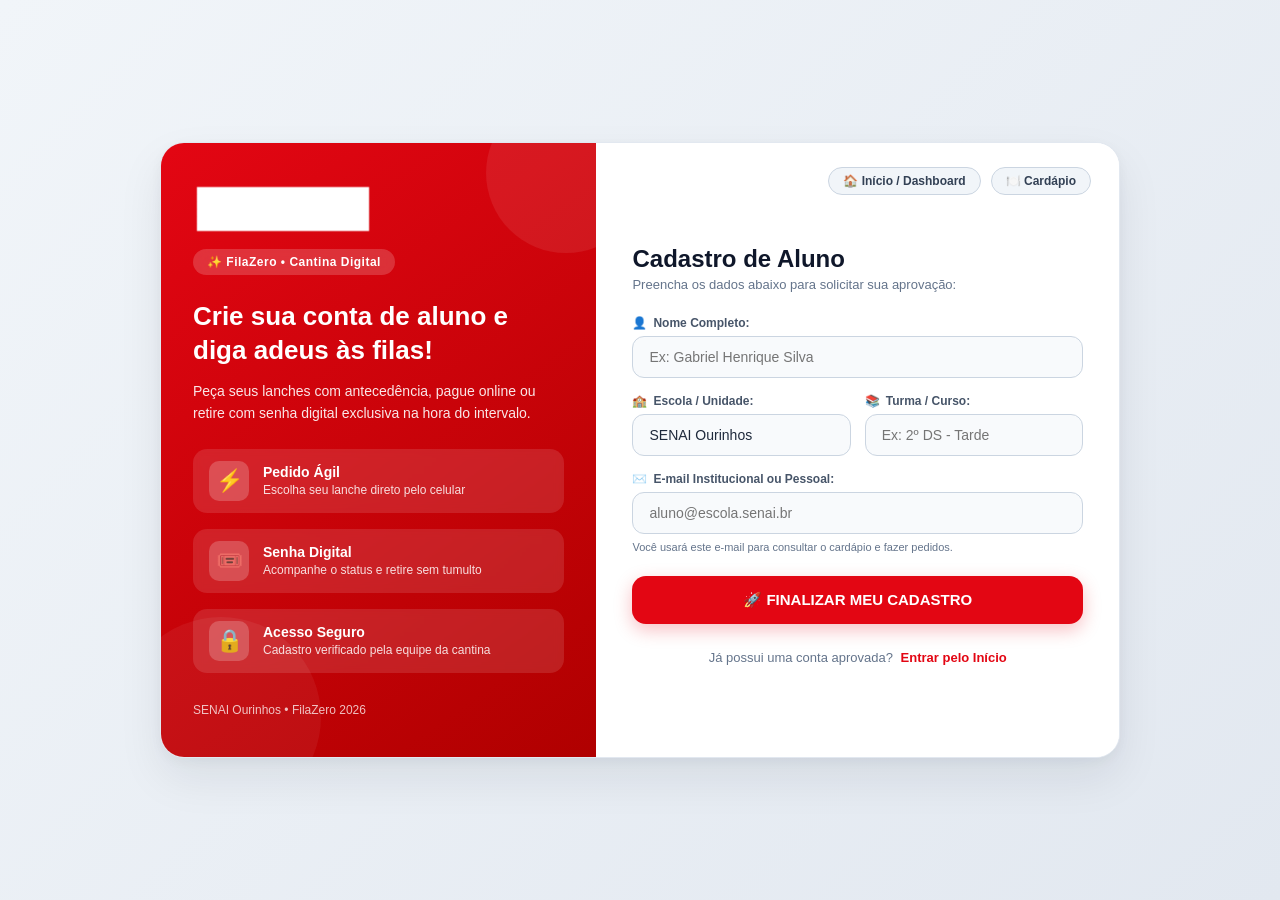
<file: cadastro-aluno.html>
<!DOCTYPE html>
<html lang="pt-BR">
<head>
    <meta charset="UTF-8">
    <meta http-equiv="refresh" content="0; url=cadastro.html">
    <title>Redirecionando...</title>
</head>
<body>
    <script>window.location.href = 'cadastro.html';</script>
</body>
</html>
</file>
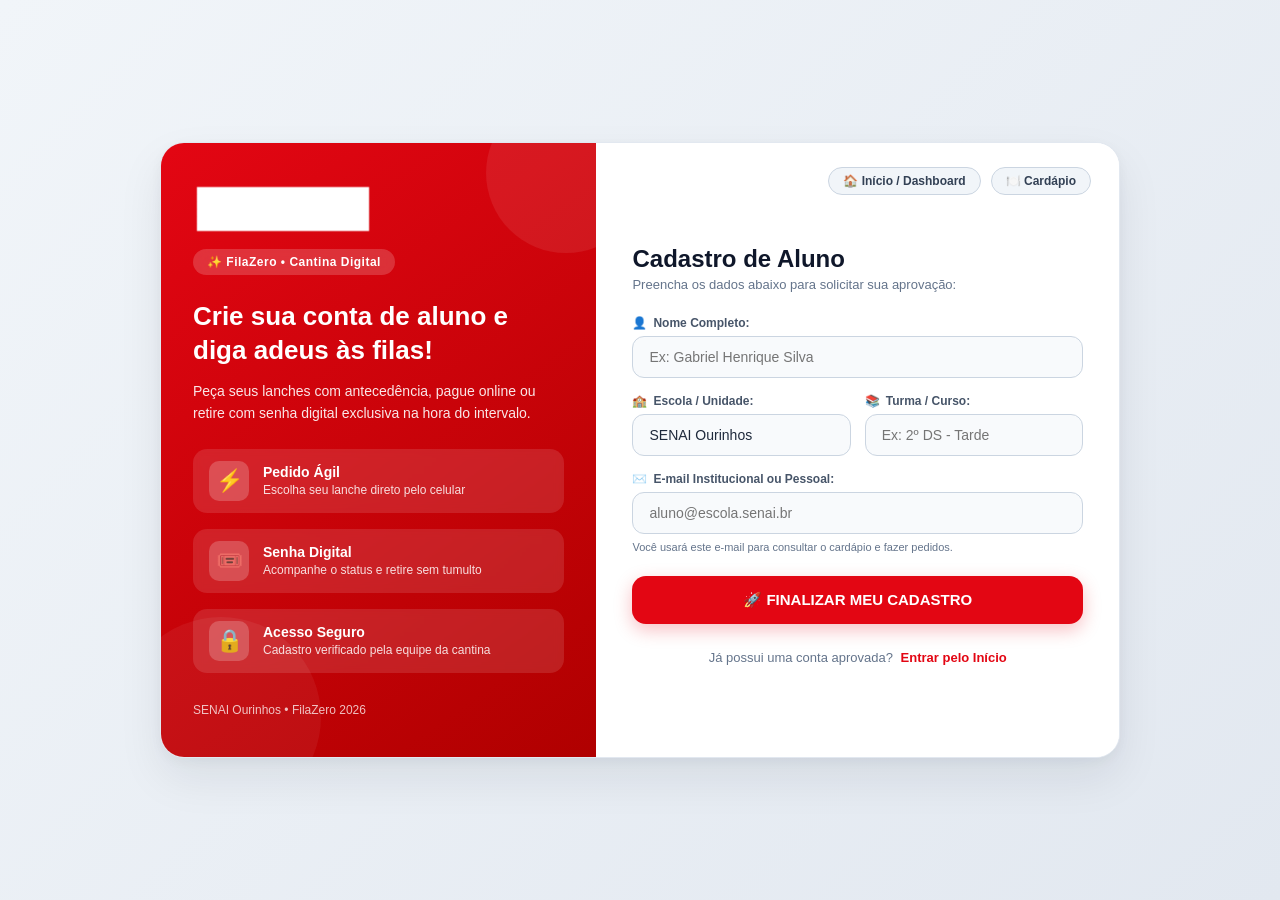
<file: cadastro.html>
<!DOCTYPE html>
<html lang="pt-BR">

<head>
    <meta charset="UTF-8">
    <meta name="viewport" content="width=device-width, initial-scale=1.0">
    <title>Cadastro de Aluno • Cantina SENAI FilaZero</title>
    <link rel="stylesheet" href="style.css?v=8">
</head>

<body class="cadastro-body-modern">

    <!-- CONTAINER PRINCIPAL DO CADASTRO -->
    <div class="cadastro-wrapper">

        <!-- CARD PRINCIPAL COM DESIGN EM 2 COLUNAS -->
        <div class="cadastro-card-grid">

            <!-- COLUNA ESQUERDA: HERO VISUAL & BENEFÍCIOS -->
            <div class="cadastro-hero-side">
                <div class="cadastro-hero-header">
                    <img src="senai-logo.png" alt="Logo SENAI" class="cadastro-hero-logo"
                        onclick="window.location.href='index.html'" style="cursor: pointer;" title="Ir para o Início">
                    <span class="cadastro-pill-tag">✨ FilaZero • Cantina Digital</span>
                </div>

                <div class="cadastro-hero-content">
                    <h2>Crie sua conta de aluno e diga adeus às filas!</h2>
                    <p>
                        Peça seus lanches com antecedência, pague online ou retire com senha digital exclusiva na hora do intervalo.
                    </p>

                    <!-- Lista de Vantagens Interativas -->
                    <div class="cadastro-benefits-list">
                        <div class="benefit-item">
                            <span class="benefit-icon">⚡</span>
                            <div>
                                <strong>Pedido Ágil</strong>
                                <small>Escolha seu lanche direto pelo celular</small>
                            </div>
                        </div>
                        <div class="benefit-item">
                            <span class="benefit-icon">🎟️</span>
                            <div>
                                <strong>Senha Digital</strong>
                                <small>Acompanhe o status e retire sem tumulto</small>
                            </div>
                        </div>
                        <div class="benefit-item">
                            <span class="benefit-icon">🔒</span>
                            <div>
                                <strong>Acesso Seguro</strong>
                                <small>Cadastro verificado pela equipe da cantina</small>
                            </div>
                        </div>
                    </div>
                </div>

                <div class="cadastro-hero-footer">
                    <span>SENAI Ourinhos • FilaZero 2026</span>
                </div>
            </div>

            <!-- COLUNA DIREITA: FORMULÁRIO INTERATIVO -->
            <div class="cadastro-form-side">

                <!-- BOTÕES DE NAVEGAÇÃO RÁPIDA -->
                <div class="cadastro-top-nav">
                    <button type="button" class="btn-nav-round" onclick="window.location.href='index.html'" title="Início">
                        🏠 Início / Dashboard
                    </button>
                    <button type="button" class="btn-nav-round" onclick="window.location.href='menu.html'" title="Ver Cardápio">
                        🍽️ Cardápio
                    </button>
                </div>

                <div class="cadastro-form-header">
                    <h3>Cadastro de Aluno</h3>
                    <p>Preencha os dados abaixo para solicitar sua aprovação:</p>
                </div>

                <!-- FORMULÁRIO PRINCIPAL -->
                <form id="form-cadastro-aluno" onsubmit="event.preventDefault();" class="modern-interactive-form">

                    <!-- NOME COMPLETO -->
                    <div class="form-floating-group">
                        <label for="aluno-nome">
                            <span class="field-icon">👤</span> Nome Completo:
                        </label>
                        <div class="input-wrapper">
                            <input type="text" id="aluno-nome" placeholder="Ex: Gabriel Henrique Silva"
                                autocomplete="name" required oninput="validarCampoAoDigitar(this)">
                            <span class="field-status-icon" id="status-icon-nome"></span>
                        </div>
                    </div>

                    <!-- LINHA DUPLA: ESCOLA E TURMA -->
                    <div class="form-row-dupla">
                        <!-- ESCOLA / UNIDADE -->
                        <div class="form-floating-group">
                            <label for="aluno-escola">
                                <span class="field-icon">🏫</span> Escola / Unidade:
                            </label>
                            <div class="input-wrapper">
                                <input type="text" id="aluno-escola" placeholder="Ex: SENAI Ourinhos"
                                    value="SENAI Ourinhos" required oninput="validarCampoAoDigitar(this)">
                                <span class="field-status-icon" id="status-icon-escola"></span>
                            </div>
                        </div>

                        <!-- TURMA / CURSO -->
                        <div class="form-floating-group">
                            <label for="aluno-turma">
                                <span class="field-icon">📚</span> Turma / Curso:
                            </label>
                            <div class="input-wrapper">
                                <input type="text" id="aluno-turma" placeholder="Ex: 2º DS - Tarde"
                                    required oninput="validarCampoAoDigitar(this)">
                                <span class="field-status-icon" id="status-icon-turma"></span>
                            </div>
                        </div>
                    </div>

                    <!-- E-MAIL DO ALUNO -->
                    <div class="form-floating-group">
                        <label for="aluno-email">
                            <span class="field-icon">✉️</span> E-mail Institucional ou Pessoal:
                        </label>
                        <div class="input-wrapper">
                            <input type="email" id="aluno-email" placeholder="aluno@escola.senai.br"
                                autocomplete="email" required oninput="validarEmailAoDigitar(this)">
                            <span class="field-status-icon" id="status-icon-email"></span>
                        </div>
                        <small class="field-helper" id="email-helper-text">
                            Você usará este e-mail para consultar o cardápio e fazer pedidos.
                        </small>
                    </div>

                    <!-- MENSAGEM / FEEDBACK DINÂMICO DE VALIDAÇÃO -->
                    <div id="cadastro-feedback-msg" class="cadastro-feedback-box" style="display: none;"></div>

                    <!-- BOTÃO PRINCIPAL DE CADASTRAR -->
                    <button type="button" class="btn-submit-cadastro" id="btn-cadastrar-aluno">
                        <span>🚀 FINALIZAR MEU CADASTRO</span>
                    </button>

                    <!-- RODAPÉ DE LOGIN -->
                    <div class="cadastro-login-footer">
                        Já possui uma conta aprovada? 
                        <a href="index.html" class="link-destaque-login">Entrar pelo Início</a>
                    </div>

                </form>

            </div>

        </div>

    </div>

    <!-- SCRIPT PRINCIPAL DO SISTEMA -->
    <script src="script.js?v=11"></script>

    <!-- SCRIPT DE INTERATIVIDADE E VALIDAÇÕES DO FORMULÁRIO -->
    <script>
        function validarCampoAoDigitar(input) {
            const wrapper = input.parentElement;
            if (input.value.trim().length >= 3) {
                wrapper.classList.add('valid');
                wrapper.classList.remove('invalid');
            } else {
                wrapper.classList.remove('valid');
            }
        }

        function validarEmailAoDigitar(input) {
            const wrapper = input.parentElement;
            const helper = document.getElementById('email-helper-text');
            const emailRegex = /^[^\s@]+@[^\s@]+\.[^\s@]+$/;
            if (emailRegex.test(input.value.trim())) {
                wrapper.classList.add('valid');
                wrapper.classList.remove('invalid');
                if (helper) {
                    helper.textContent = '✓ Formato de e-mail válido!';
                    helper.style.color = '#10b981';
                }
            } else {
                wrapper.classList.remove('valid');
                if (input.value.length > 0) {
                    wrapper.classList.add('invalid');
                    if (helper) {
                        helper.textContent = 'Por favor, digite um e-mail válido.';
                        helper.style.color = '#ef4444';
                    }
                } else if (helper) {
                    helper.textContent = 'Você usará este e-mail para consultar o cardápio e fazer pedidos.';
                    helper.style.color = '#64748b';
                }
            }
        }
    </script>

</body>

</html>
</file>
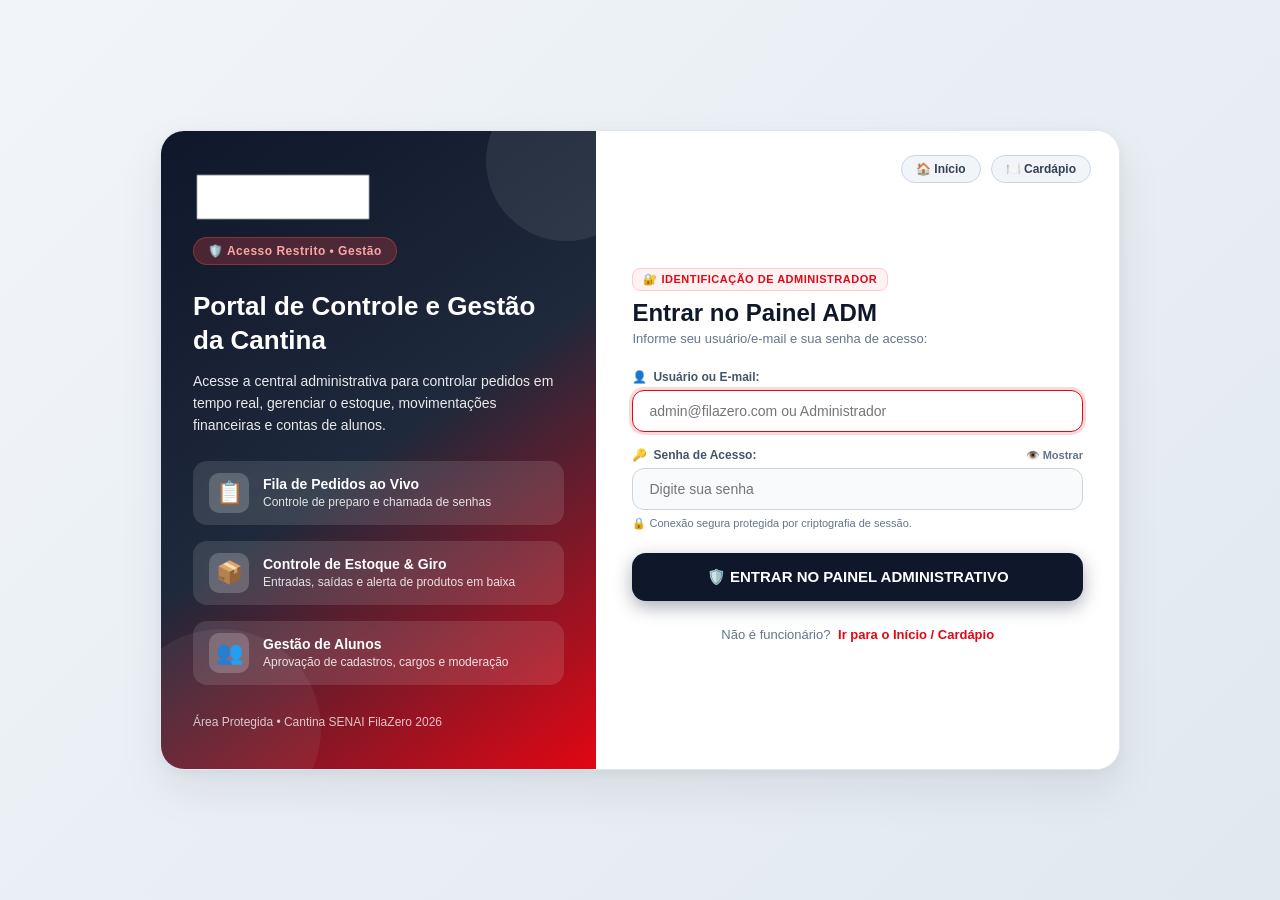
<file: loginADM.html>
<!DOCTYPE html>
<html lang="pt-BR">

<head>
    <meta charset="UTF-8">
    <meta name="viewport" content="width=device-width, initial-scale=1.0">
    <title>Acesso Administrativo • Cantina SENAI FilaZero</title>
    <link rel="stylesheet" href="style.css?v=9">
</head>

<body class="cadastro-body-modern login-adm-body">

    <!-- CONTAINER PRINCIPAL DO LOGIN ADMINISTRATIVO -->
    <div class="cadastro-wrapper login-adm-wrapper">

        <!-- CARD PRINCIPAL COM DESIGN EM 2 COLUNAS -->
        <div class="cadastro-card-grid login-adm-card">

            <!-- COLUNA ESQUERDA: HERO VISUAL ADMINISTRATIVO (DARK & RED) -->
            <div class="cadastro-hero-side login-adm-hero">
                <div class="cadastro-hero-header">
                    <img src="senai-logo.png" alt="Logo SENAI" class="cadastro-hero-logo"
                        onclick="window.location.href='index.html'" style="cursor: pointer;" title="Ir para o Início">
                    <span class="cadastro-pill-tag admin-pill-tag">🛡️ Acesso Restrito • Gestão</span>
                </div>

                <div class="cadastro-hero-content">
                    <h2>Portal de Controle e Gestão da Cantina</h2>
                    <p>
                        Acesse a central administrativa para controlar pedidos em tempo real, gerenciar o estoque, movimentações financeiras e contas de alunos.
                    </p>

                    <!-- Lista de Vantagens e Módulos do ADM -->
                    <div class="cadastro-benefits-list">
                        <div class="benefit-item">
                            <span class="benefit-icon">📋</span>
                            <div>
                                <strong>Fila de Pedidos ao Vivo</strong>
                                <small>Controle de preparo e chamada de senhas</small>
                            </div>
                        </div>
                        <div class="benefit-item">
                            <span class="benefit-icon">📦</span>
                            <div>
                                <strong>Controle de Estoque & Giro</strong>
                                <small>Entradas, saídas e alerta de produtos em baixa</small>
                            </div>
                        </div>
                        <div class="benefit-item">
                            <span class="benefit-icon">👥</span>
                            <div>
                                <strong>Gestão de Alunos</strong>
                                <small>Aprovação de cadastros, cargos e moderação</small>
                            </div>
                        </div>
                    </div>
                </div>

                <div class="cadastro-hero-footer">
                    <span>Área Protegida • Cantina SENAI FilaZero 2026</span>
                </div>
            </div>

            <!-- COLUNA DIREITA: FORMULÁRIO INTERATIVO DE LOGIN ADM -->
            <div class="cadastro-form-side">

                <!-- NAVEGAÇÃO SUPERIOR RÁPIDA -->
                <div class="cadastro-top-nav">
                    <button type="button" class="btn-nav-round" onclick="window.location.href='index.html'" title="Início">
                        🏠 Início
                    </button>
                    <button type="button" class="btn-nav-round" onclick="window.location.href='menu.html'" title="Cardápio">
                        🍽️ Cardápio
                    </button>
                </div>

                <div class="cadastro-form-header">
                    <div class="adm-badge-shield">🔐 Identificação de Administrador</div>
                    <h3 style="margin-top: 8px;">Entrar no Painel ADM</h3>
                    <p>Informe seu usuário/e-mail e sua senha de acesso:</p>
                </div>

                <!-- FORMULÁRIO DE LOGIN ADM -->
                <form id="form-login-adm" onsubmit="event.preventDefault(); executarLoginAdm();" class="modern-interactive-form">

                    <!-- USUÁRIO OU E-MAIL -->
                    <div class="form-floating-group">
                        <label for="adm-user">
                            <span class="field-icon">👤</span> Usuário ou E-mail:
                        </label>
                        <div class="input-wrapper">
                            <input type="text" id="adm-user" placeholder="admin@filazero.com ou Administrador"
                                autocomplete="username" required autofocus>
                        </div>
                    </div>

                    <!-- SENHA -->
                    <div class="form-floating-group">
                        <div style="display: flex; justify-content: space-between; align-items: center;">
                            <label for="adm-pass" style="margin-bottom: 0;">
                                <span class="field-icon">🔑</span> Senha de Acesso:
                            </label>
                            <span class="toggle-password-btn" onclick="alternarVisibilidadeSenhaAdm()" id="toggle-pass-label">
                                👁️ Mostrar
                            </span>
                        </div>
                        <div class="input-wrapper">
                            <input type="password" id="adm-pass" placeholder="Digite sua senha"
                                autocomplete="current-password" required>
                        </div>
                        <small class="field-helper">
                            🔒 Conexão segura protegida por criptografia de sessão.
                        </small>
                    </div>

                    <!-- FEEDBACK / ALERTA DE ERRO DINÂMICO -->
                    <div id="adm-feedback-msg" class="cadastro-feedback-box" style="display: none;"></div>

                    <!-- BOTÃO ENTRAR NO PAINEL -->
                    <button type="button" class="btn-submit-cadastro btn-adm-submit" id="btn-login-adm">
                        <span>🛡️ ENTRAR NO PAINEL ADMINISTRATIVO</span>
                    </button>

                    <!-- RODAPÉ INFORMATIVO -->
                    <div class="cadastro-login-footer">
                        Não é funcionário? 
                        <a href="index.html" class="link-destaque-login">Ir para o Início / Cardápio</a>
                    </div>

                </form>

            </div>

        </div>

    </div>

    <!-- SCRIPT PRINCIPAL DO SISTEMA -->
    <script src="script.js?v=11"></script>

    <!-- INTERATIVIDADE DO FORMULÁRIO -->
    <script>
        function alternarVisibilidadeSenhaAdm() {
            const inputPass = document.getElementById('adm-pass');
            const toggleLabel = document.getElementById('toggle-pass-label');
            if (!inputPass) return;

            if (inputPass.type === 'password') {
                inputPass.type = 'text';
                if (toggleLabel) toggleLabel.innerHTML = '🙈 Ocultar';
            } else {
                inputPass.type = 'password';
                if (toggleLabel) toggleLabel.innerHTML = '👁️ Mostrar';
            }
        }
    </script>

</body>

</html>
</file>
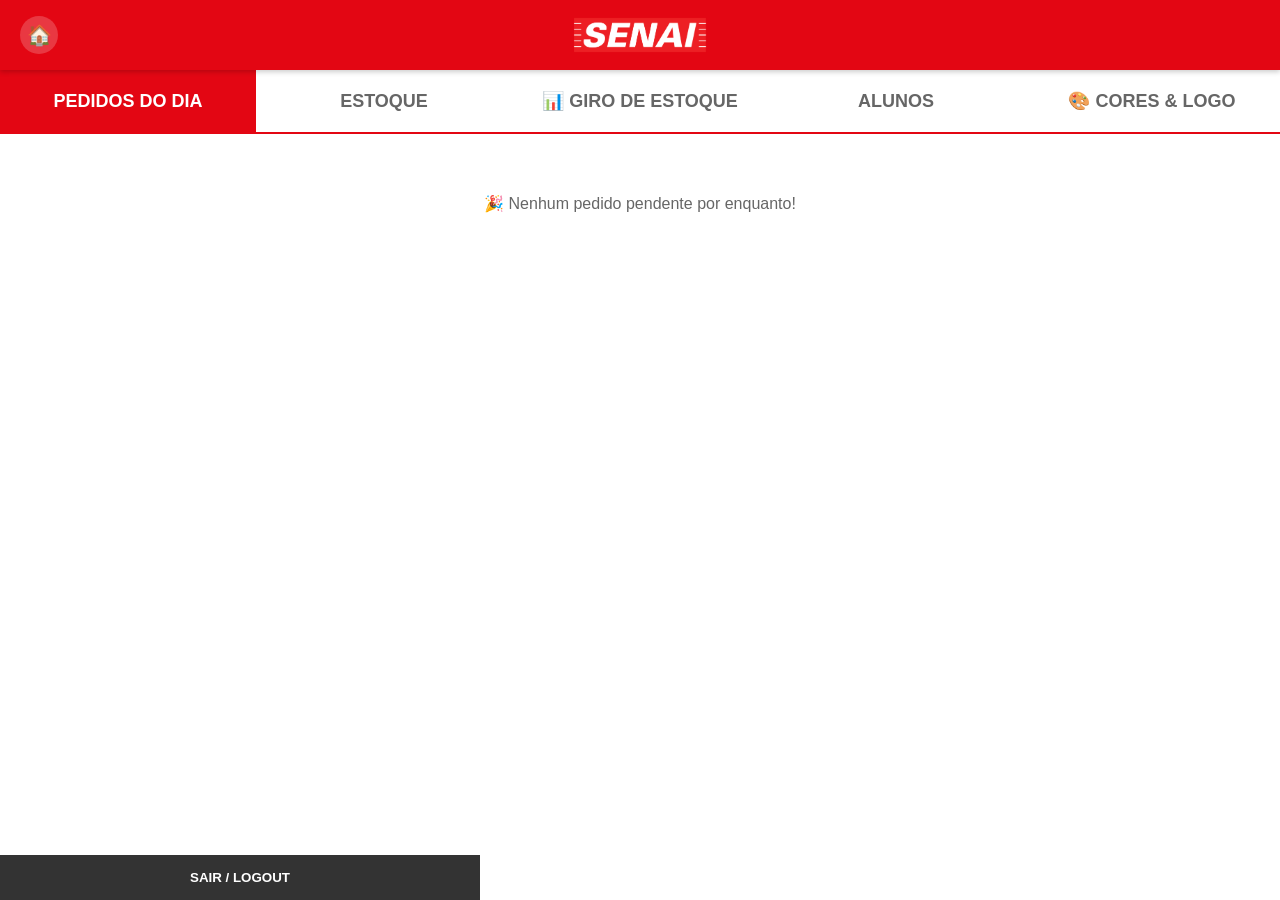
<file: painel-adm.html>
<!DOCTYPE html>
<html lang="pt-BR">
<head>
    <meta charset="UTF-8">
    <meta name="viewport" content="width=device-width, initial-scale=1.0">
    <title>Painel Administrativo - SENAI</title>
    <link rel="stylesheet" href="style.css?v=4">
</head>
<body class="bg-light">

    <div class="app-container menu-container">
        
        <header class="top-header header-com-voltar">
            <button type="button" class="btn-voltar-header" onclick="window.location.href='index.html'" title="Visualizar Dashboard / Site Principal">🏠</button>
            <img src="senai-logo.png" alt="Logo SENAI" class="header-logo" onclick="window.location.href='index.html'" style="cursor: pointer;" title="Visualizar Dashboard / Site Principal">
        </header>

        <nav class="admin-tabs">
            <button type="button" class="tab-btn active" onclick="alternarAba('pedidos', this)">PEDIDOS DO DIA</button>
            <button type="button" class="tab-btn" onclick="alternarAba('estoque', this)">ESTOQUE</button>
            <button type="button" class="tab-btn" onclick="alternarAba('giro', this)">📊 GIRO DE ESTOQUE</button>
            <button type="button" class="tab-btn" onclick="alternarAba('alunos', this)">ALUNOS</button>
            <button type="button" class="tab-btn" onclick="alternarAba('cores', this)">🎨 CORES & LOGO</button>
        </nav>

        <main class="menu-content admin-main">
            
            <!-- ABA 1: PEDIDOS -->
            <section id="aba-pedidos" class="tab-content active" style="display: block;">
                <div class="admin-list" id="lista-pedidos-chegando">
                    <p style="text-align: center; color: #666; padding-top: 20px;">Carregando pedidos pendentes...</p>
                </div>
            </section>

            <!-- ABA 2: ESTOQUE -->
            <section id="aba-estoque" class="tab-content" style="display: none;">
                <div class="admin-tab-top-actions">
                    <button type="button" class="btn-primary-action" onclick="abrirModalNovoPedido()">
                        ➕ Novo Pedido no Balcão
                    </button>
                    <button type="button" class="btn-secondary-action" onclick="abrirModalNovoProduto()">
                        📦 Cadastrar Novo Produto
                    </button>
                </div>
                <div class="admin-list" id="lista-estoque">
                    <p style="text-align: center; color: #666; padding-top: 20px;">Carregando estoque...</p>
                </div>
            </section>

            <!-- ABA NOVA: GIRO DE ENTRADA E SAÍDA DE PRODUTOS COM SALDO -->
            <section id="aba-giro" class="tab-content" style="display: none;">
                
                <!-- CARDS DE MÉTRICAS RÁPIDAS -->
                <div class="giro-metrics-grid">
                    <div class="giro-metric-card">
                        <span class="metric-icon">📦</span>
                        <div>
                            <span class="metric-label">Itens em Saldo</span>
                            <strong class="metric-value" id="giro-total-itens">0 un</strong>
                        </div>
                    </div>
                    <div class="giro-metric-card">
                        <span class="metric-icon">💰</span>
                        <div>
                            <span class="metric-label">Patrimônio / Valor</span>
                            <strong class="metric-value" id="giro-total-valor">R$ 0,00</strong>
                        </div>
                    </div>
                    <div class="giro-metric-card entrada">
                        <span class="metric-icon">🟢</span>
                        <div>
                            <span class="metric-label">Entradas Registradas</span>
                            <strong class="metric-value" id="giro-total-entradas" style="color: #10b981;">0 un</strong>
                        </div>
                    </div>
                    <div class="giro-metric-card saida">
                        <span class="metric-icon">🔴</span>
                        <div>
                            <span class="metric-label">Saídas / Vendas</span>
                            <strong class="metric-value" id="giro-total-saidas" style="color: #ef4444;">0 un</strong>
                        </div>
                    </div>
                </div>

                <!-- BARRA DE AÇÕES DO GIRO -->
                <div class="admin-tab-top-actions" style="margin-top: 15px;">
                    <button type="button" class="btn-primary-action" style="background: #10b981;" onclick="abrirModalMovimentacaoEstoque('entrada')">
                        📥 Registrar Entrada (Reposição)
                    </button>
                    <button type="button" class="btn-secondary-action" style="background: #ef4444; color: white;" onclick="abrirModalMovimentacaoEstoque('saida')">
                        📤 Registrar Saída (Baixa / Perda)
                    </button>
                    <button type="button" class="btn-secondary-action" onclick="carregarGiroEstoque()">
                        🔄 Atualizar Dados
                    </button>
                </div>

                <!-- TABELA 1: SALDOS ATUAIS POR PRODUTO -->
                <div class="giro-section-card">
                    <div class="giro-section-header">
                        <h4>📋 Saldos em Estoque por Produto</h4>
                        <span style="font-size: 12px; color: #64748b;">Saldo em tempo real</span>
                    </div>
                    <div class="giro-table-responsive">
                        <table class="giro-table">
                            <thead>
                                <tr>
                                    <th>Produto</th>
                                    <th>Categoria</th>
                                    <th>Preço Unit.</th>
                                    <th>Saldo Atual</th>
                                    <th>Valor Total</th>
                                    <th>Ações Rápidas</th>
                                </tr>
                            </thead>
                            <tbody id="giro-tabela-saldos">
                                <tr>
                                    <td colspan="6" style="text-align: center; color: #94a3b8; padding: 20px;">Carregando saldos de produtos...</td>
                                </tr>
                            </tbody>
                        </table>
                    </div>
                </div>

                <!-- TABELA 2: HISTÓRICO DE ENTRADAS E SAÍDAS -->
                <div class="giro-section-card" style="margin-top: 20px;">
                    <div class="giro-section-header">
                        <h4>🔄 Histórico de Movimentações (Entradas & Saídas)</h4>
                        <span style="font-size: 12px; color: #64748b;">Últimos registros</span>
                    </div>
                    <div class="giro-table-responsive">
                        <table class="giro-table">
                            <thead>
                                <tr>
                                    <th>Data / Hora</th>
                                    <th>Produto</th>
                                    <th>Tipo</th>
                                    <th>Quantidade</th>
                                    <th>Motivo / Justificativa</th>
                                    <th>Saldo Pós-Mov.</th>
                                </tr>
                            </thead>
                            <tbody id="giro-tabela-historico">
                                <tr>
                                    <td colspan="6" style="text-align: center; color: #94a3b8; padding: 20px;">Carregando histórico de movimentações...</td>
                                </tr>
                            </tbody>
                        </table>
                    </div>
                </div>

            </section>

            <!-- ABA 3: ALUNOS -->
            <section id="aba-alunos" class="tab-content" style="display: none;">
                <div class="admin-list" id="lista-alunos">
                    <p style="text-align: center; color: #666; padding-top: 20px;">Carregando alunos...</p>
                </div>
            </section>

            <!-- ABA 4: CORES & LOGO / IDENTIDADE VISUAL -->
            <section id="aba-cores" class="tab-content" style="display: none;">
                <div class="theme-customizer-box">
                    <h3>🎨 Identidade Visual e Cores do Sistema</h3>
                    <p class="theme-desc">
                        Personalize as cores e a logo de todo o sistema. As alterações são aplicadas instantaneamente em todas as telas (Login, Cardápio, Categorias, Carrinho e Painel).
                    </p>

                    <!-- SEÇÃO DE LOGO -->
                    <div class="theme-section-title">🖼️ Importar / Alterar Logo do Site</div>
                    <div class="logo-upload-card">
                        <div class="logo-preview-wrapper">
                            <span class="preview-tag">Logo Atual:</span>
                            <div class="logo-preview-frame">
                                <img id="preview-logo-painel" src="senai-logo.png" alt="Logo do Site">
                            </div>
                        </div>
                        <div class="logo-upload-controls">
                            <p class="logo-help-text">
                                Selecione uma imagem do seu computador ou celular (PNG, JPG, SVG ou WEBP) para substituir a logo em todas as páginas.
                            </p>
                            <div class="upload-btn-group">
                                <label for="input-upload-logo" class="btn-custom-upload">
                                    📁 Selecionar Nova Imagem
                                </label>
                                <input type="file" id="input-upload-logo" accept="image/*" onchange="manipularUploadLogo(event)" style="display: none;">
                                <button type="button" class="btn-restaurar-logo" onclick="restaurarLogoOriginal()">Restaurar Logo Original (SENAI)</button>
                            </div>
                        </div>
                    </div>

                    <!-- SEÇÃO DE CORES -->
                    <div class="theme-section-title">Paletas de Cores Pré-definidas</div>
                    <div class="color-palette-grid">
                        <button type="button" class="color-swatch-btn" onclick="selecionarTemaCor('#E30613', this)">
                            <span class="swatch-circle" style="background-color: #E30613;"></span>
                            <span class="swatch-name">Vermelho SENAI (Padrão)</span>
                        </button>

                        <button type="button" class="color-swatch-btn" onclick="selecionarTemaCor('#005696', this)">
                            <span class="swatch-circle" style="background-color: #005696;"></span>
                            <span class="swatch-name">Azul Corporativo</span>
                        </button>

                        <button type="button" class="color-swatch-btn" onclick="selecionarTemaCor('#198754', this)">
                            <span class="swatch-circle" style="background-color: #198754;"></span>
                            <span class="swatch-name">Verde Cantina</span>
                        </button>

                        <button type="button" class="color-swatch-btn" onclick="selecionarTemaCor('#6f42c1', this)">
                            <span class="swatch-circle" style="background-color: #6f42c1;"></span>
                            <span class="swatch-name">Roxo Moderno</span>
                        </button>

                        <button type="button" class="color-swatch-btn" onclick="selecionarTemaCor('#e65100', this)">
                            <span class="swatch-circle" style="background-color: #e65100;"></span>
                            <span class="swatch-name">Laranja Food</span>
                        </button>

                        <button type="button" class="color-swatch-btn" onclick="selecionarTemaCor('#0891b2', this)">
                            <span class="swatch-circle" style="background-color: #0891b2;"></span>
                            <span class="swatch-name">Azul Turquesa</span>
                        </button>

                        <button type="button" class="color-swatch-btn" onclick="selecionarTemaCor('#212529', this)">
                            <span class="swatch-circle" style="background-color: #212529;"></span>
                            <span class="swatch-name">Grafite Dark</span>
                        </button>

                        <button type="button" class="color-swatch-btn" onclick="selecionarTemaCor('#d39e00', this)">
                            <span class="swatch-circle" style="background-color: #d39e00;"></span>
                            <span class="swatch-name">Amarelo Mostarda</span>
                        </button>
                    </div>

                    <div class="theme-section-title">Seletor de Cor Livre</div>
                    <div class="custom-color-picker-row">
                        <label for="input-cor-personalizada">Escolher cor:</label>
                        <input type="color" id="input-cor-personalizada" value="#E30613" oninput="selecionarTemaCor(this.value)">
                        <span id="hex-code-label">#E30613</span>
                        <button type="button" class="btn-restaurar-cor" onclick="selecionarTemaCor('#E30613')">Restaurar Vermelho Padrão</button>
                    </div>

                    <div class="theme-preview-box">
                        <h4>Demonstração Visual:</h4>
                        <div class="preview-elements">
                            <div class="preview-banner">Exemplo de Cabeçalho</div>
                            <button type="button" class="preview-btn">Botão Principal</button>
                            <button type="button" class="preview-outline-btn">Botão de Borda</button>
                        </div>
                    </div>
                </div>
            </section>

        </main>

        <button type="button" class="btn-logout" onclick="fazerLogoutAdm()">SAIR / LOGOUT</button>

        <!-- ==========================================
             MODAIS ADMINISTRATIVOS INTERATIVOS
             ========================================== -->

        <!-- MODAL 1: ADICIONAR PEDIDO MANUALMENTE -->
        <div id="modal-novo-pedido" class="admin-modal-overlay" style="display: none;">
            <div class="admin-modal-card">
                <div class="admin-modal-header">
                    <h3>🍔 Adicionar Pedido no Balcão</h3>
                    <button type="button" class="btn-close-modal" onclick="fecharModalNovoPedido()">✕</button>
                </div>
                <div class="admin-modal-body">
                    <p style="font-size: 13px; color: #64748b; margin-bottom: 12px;">
                        Selecione os produtos e as quantidades para lançar um novo pedido imediatamente na fila da cantina:
                    </p>
                    <div id="admin-pedido-itens-selector" class="admin-modal-items-grid">
                        <p style="text-align: center; color: #94a3b8;">Carregando cardápio...</p>
                    </div>
                    <div class="admin-modal-total-bar">
                        <span>Total Calculado:</span>
                        <strong id="admin-novo-pedido-total" style="color: var(--cor-primaria); font-size: 18px;">R$ 0,00</strong>
                    </div>
                </div>
                <div class="admin-modal-footer">
                    <button type="button" class="btn-modal-cancel" onclick="fecharModalNovoPedido()">Cancelar</button>
                    <button type="button" class="btn-modal-confirm" onclick="salvarNovoPedidoAdmin()">🚀 Lançar Pedido</button>
                </div>
            </div>
        </div>

        <!-- MODAL 2: CADASTRAR NOVO PRODUTO NO ESTOQUE -->
        <div id="modal-novo-produto" class="admin-modal-overlay" style="display: none;">
            <div class="admin-modal-card">
                <div class="admin-modal-header">
                    <h3>📦 Cadastrar Novo Produto</h3>
                    <button type="button" class="btn-close-modal" onclick="fecharModalNovoProduto()">✕</button>
                </div>
                <div class="admin-modal-body">
                    <div class="modal-form-group">
                        <label for="novo-prod-nome">Nome do Produto:</label>
                        <input type="text" id="novo-prod-nome" placeholder="Ex: Pão de Queijo Recheado">
                    </div>
                    <div class="modal-form-row">
                        <div class="modal-form-group">
                            <label for="novo-prod-categoria">Categoria:</label>
                            <select id="novo-prod-categoria">
                                <option value="Salgados">Salgados</option>
                                <option value="Bebidas">Bebidas</option>
                                <option value="Doces">Doces</option>
                                <option value="Lanches">Lanches</option>
                                <option value="Outros">Outros</option>
                            </select>
                        </div>
                        <div class="modal-form-group">
                            <label for="novo-prod-preco">Preço (R$):</label>
                            <input type="number" step="0.50" id="novo-prod-preco" placeholder="Ex: 7.50">
                        </div>
                    </div>
                    <div class="modal-form-row">
                        <div class="modal-form-group">
                            <label for="novo-prod-estoque">Quantidade em Estoque:</label>
                            <input type="number" id="novo-prod-estoque" placeholder="Ex: 30" value="20">
                        </div>
                        <div class="modal-form-group">
                            <label for="novo-prod-imagem">URL da Imagem (Opcional):</label>
                            <input type="text" id="novo-prod-imagem" placeholder="https://exemplo.com/foto.jpg">
                        </div>
                    </div>
                </div>
                <div class="admin-modal-footer">
                    <button type="button" class="btn-modal-cancel" onclick="fecharModalNovoProduto()">Cancelar</button>
                    <button type="button" class="btn-modal-confirm" onclick="salvarNovoProdutoAdmin()">Salvar Produto</button>
                </div>
            </div>
        </div>

        <!-- MODAL 3: EDITAR ALUNO (DAR CARGO DE ADMIN / BANIR / ALTERAR DADOS) -->
        <div id="modal-editar-aluno" class="admin-modal-overlay" style="display: none;">
            <div class="admin-modal-card">
                <div class="admin-modal-header">
                    <h3>👤 Gerenciar & Editar Aluno</h3>
                    <button type="button" class="btn-close-modal" onclick="fecharModalEditarAluno()">✕</button>
                </div>
                <div class="admin-modal-body">
                    <input type="hidden" id="edit-aluno-id">

                    <!-- Informações e Ações Críticas -->
                    <div class="edit-aluno-status-badge-box">
                        <span>Status Atual:</span>
                        <strong id="edit-aluno-status-tag" class="status-badge">--</strong>
                    </div>

                    <!-- Botões de Ação de Alto Nível: Promover a Admin / Banir -->
                    <div class="edit-aluno-danger-actions">
                        <button type="button" id="btn-toggle-admin-aluno" class="btn-promote-admin" onclick="alternarCargoAdminAluno()">
                            ⭐ Promover a Administrador
                        </button>
                        <button type="button" id="btn-toggle-ban-aluno" class="btn-ban-aluno" onclick="alternarBanirAluno()">
                            🚫 Banir Aluno
                        </button>
                    </div>

                    <div style="height: 1px; background: #e2e8f0; margin: 16px 0;"></div>

                    <!-- Campos de Edição de Dados -->
                    <div class="modal-form-group">
                        <label for="edit-aluno-nome">Nome Completo:</label>
                        <input type="text" id="edit-aluno-nome">
                    </div>
                    <div class="modal-form-group">
                        <label for="edit-aluno-email">E-mail do Aluno:</label>
                        <input type="email" id="edit-aluno-email">
                    </div>
                    <div class="modal-form-row">
                        <div class="modal-form-group">
                            <label for="edit-aluno-turma">Turma:</label>
                            <input type="text" id="edit-aluno-turma">
                        </div>
                        <div class="modal-form-group">
                            <label for="edit-aluno-escola">Escola / Unidade:</label>
                            <input type="text" id="edit-aluno-escola">
                        </div>
                    </div>
                </div>
                <div class="admin-modal-footer">
                    <button type="button" class="btn-modal-cancel" onclick="fecharModalEditarAluno()">Fechar</button>
                    <button type="button" class="btn-modal-confirm" onclick="salvarDadosEditadosAluno()">💾 Salvar Alterações</button>
                </div>
            </div>
        </div>

        <!-- MODAL 4: REGISTRAR MOVIMENTAÇÃO DE ESTOQUE (ENTRADA OU SAÍDA) -->
        <div id="modal-movimentacao-estoque" class="admin-modal-overlay" style="display: none;">
            <div class="admin-modal-card">
                <div class="admin-modal-header">
                    <h3 id="mov-modal-titulo">📦 Registrar Movimentação</h3>
                    <button type="button" class="btn-close-modal" onclick="fecharModalMovimentacaoEstoque()">✕</button>
                </div>
                <div class="admin-modal-body">
                    <input type="hidden" id="mov-tipo-operacao" value="entrada">
                    
                    <div class="modal-form-group">
                        <label for="mov-produto-select">Produto:</label>
                        <select id="mov-produto-select">
                            <option value="">Carregando produtos...</option>
                        </select>
                    </div>

                    <div class="modal-form-row">
                        <div class="modal-form-group">
                            <label for="mov-quantidade">Quantidade:</label>
                            <input type="number" id="mov-quantidade" min="1" placeholder="Ex: 10" value="10">
                        </div>
                        <div class="modal-form-group">
                            <label for="mov-saldo-info">Saldo Atual do Produto:</label>
                            <input type="text" id="mov-saldo-info" readonly disabled style="background:#f1f5f9; font-weight:bold; color:#1e293b;" value="Selecione um produto">
                        </div>
                    </div>

                    <div class="modal-form-group">
                        <label for="mov-motivo">Motivo / Observação:</label>
                        <input type="text" id="mov-motivo" placeholder="Ex: Reposição fornecedor / Venda balcão / Validade">
                    </div>
                </div>
                <div class="admin-modal-footer">
                    <button type="button" class="btn-modal-cancel" onclick="fecharModalMovimentacaoEstoque()">Cancelar</button>
                    <button type="button" id="btn-confirmar-movimentacao" class="btn-modal-confirm" onclick="salvarMovimentacaoEstoque()">
                        Salvar Movimentação
                    </button>
                </div>
            </div>
        </div>

    </div>

    <script src="script.js?v=11"></script>
</body>
</html>
</file>
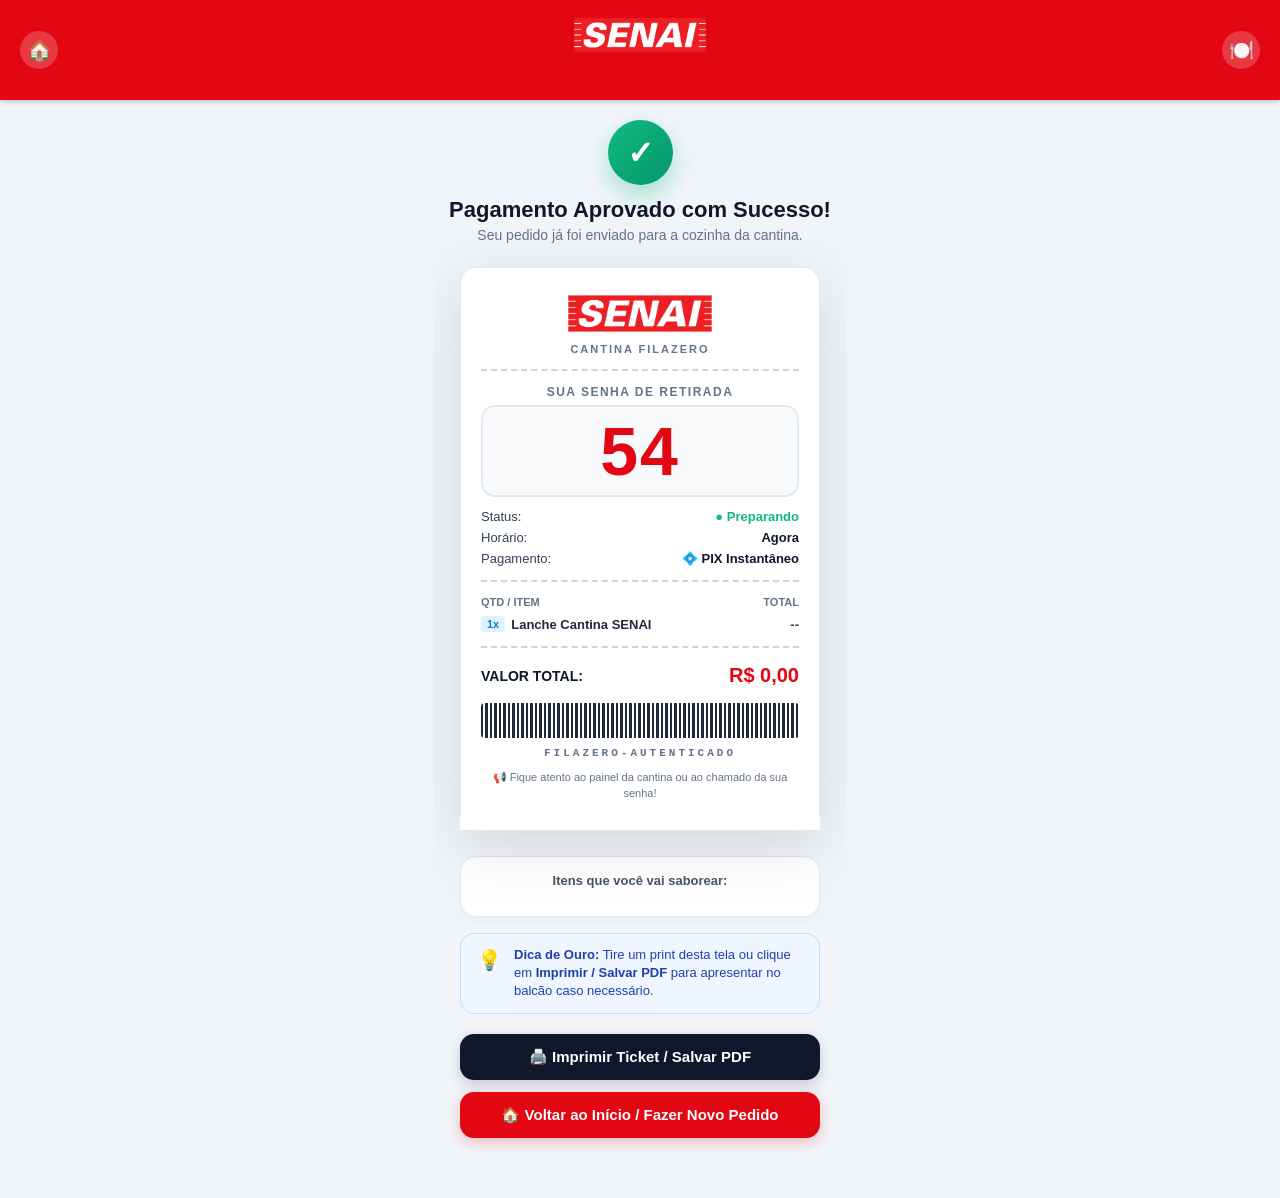
<file: pedido-final.html>
<!DOCTYPE html>
<html lang="pt-BR">

<head>
    <meta charset="UTF-8">
    <meta name="viewport" content="width=device-width, initial-scale=1.0">
    <title>Pedido Finalizado • Cantina SENAI FilaZero</title>
    <link rel="stylesheet" href="style.css?v=7">
</head>

<body class="bg-light final-page-body">

    <div class="app-container menu-container final-screen-container">

        <!-- CABEÇALHO COM BOTÃO INÍCIO E LOGO -->
        <header class="top-header header-com-voltar no-print">
            <button type="button" class="btn-voltar-header" onclick="window.location.href='index.html'"
                title="Voltar ao Início / Dashboard">
                🏠
            </button>
            <img src="senai-logo.png" alt="Logo SENAI" class="header-logo senai-logo"
                onclick="window.location.href='index.html'" style="cursor: pointer;" title="Ir para o Dashboard">
            <button type="button" class="btn-voltar-header" onclick="window.location.href='menu.html'"
                style="left: auto; right: 20px;" title="Fazer novo pedido no cardápio">
                🍽️
            </button>
        </header>

        <!-- CONTEÚDO PRINCIPAL DO PEDIDO FINALIZADO -->
        <main class="menu-content final-content">

            <!-- BADGE SUPERIOR DE STATUS DE SUCESSO -->
            <div class="status-area">
                <div class="check-icon-animated">
                    <span>✓</span>
                </div>
                <h3 id="status-pagamento-texto">Pagamento Aprovado com Sucesso!</h3>
                <p style="font-size: 14px; color: #64748b; margin-top: 4px;">
                    Seu pedido já foi enviado para a cozinha da cantina.
                </p>
            </div>

            <!-- TICKET DIGITAL MODERNO COM SERRILHADO -->
            <div class="ticket-container printable-ticket" id="ticket-area-print">
                <div class="ticket">

                    <!-- Header do Ticket -->
                    <div class="ticket-brand-header">
                        <img src="senai-logo.png" alt="Logo SENAI" class="ticket-mini-logo">
                        <span class="ticket-brand-subtitle">CANTINA FILAZERO</span>
                    </div>

                    <div class="ticket-divider-dashed"></div>

                    <!-- SENHA DE ATENDIMENTO -->
                    <p class="ticket-label">SUA SENHA DE RETIRADA</p>
                    <div class="ticket-number-box">
                        <span class="ticket-number" id="senha-gerada">--</span>
                    </div>

                    <!-- Informações do Pedido -->
                    <div class="ticket-meta-info">
                        <div class="ticket-meta-line">
                            <span>Status:</span>
                            <strong style="color: #10b981;">● Preparando</strong>
                        </div>
                        <div class="ticket-meta-line">
                            <span>Horário:</span>
                            <strong id="ticket-hora-pedido">Agora</strong>
                        </div>
                        <div class="ticket-meta-line">
                            <span>Pagamento:</span>
                            <strong id="ticket-metodo-pagamento">💠 PIX Instantâneo</strong>
                        </div>
                    </div>

                    <div class="ticket-divider-dashed"></div>

                    <!-- Lista de Itens do Pedido no Ticket -->
                    <div class="ticket-items-section">
                        <div class="ticket-items-header">
                            <span>Qtd / Item</span>
                            <span>Total</span>
                        </div>
                        <div class="ticket-items-list" id="ticket-lista-itens">
                            <div class="ticket-item-row">
                                <div class="ticket-item-info">
                                    <span class="ticket-item-qtd">1x</span>
                                    <span class="ticket-item-nome">Lanche Cantina SENAI</span>
                                </div>
                                <span class="ticket-item-preco">--</span>
                            </div>
                        </div>
                    </div>

                    <div class="ticket-divider-dashed"></div>

                    <!-- Total do Pedido -->
                    <div class="ticket-total-line">
                        <span>VALOR TOTAL:</span>
                        <strong class="ticket-total-val" id="ticket-total-pedido">R$ 0,00</strong>
                    </div>

                    <!-- Código de Barras Decorativo / Senha Digital -->
                    <div class="ticket-barcode-box">
                        <div class="ticket-barcode-lines"></div>
                        <span class="ticket-barcode-num">FILAZERO-AUTENTICADO</span>
                    </div>

                    <p class="ticket-footer-text">
                        📢 Fique atento ao painel da cantina ou ao chamado da sua senha!
                    </p>

                </div>

                <!-- Efeito serrilhado no rodapé do papel -->
                <div class="ticket-jagged"></div>
            </div>

            <!-- Resumo Rápido com Miniaturas dos Itens -->
            <div class="order-summary-box no-print" style="margin-top: 25px;">
                <p class="summary-label">Itens que você vai saborear:</p>
                <div class="summary-items-icons" id="lista-icones-final"></div>
            </div>

            <!-- Dica Informativa -->
            <div class="ticket-info-banner no-print">
                <span style="font-size: 20px;">💡</span>
                <div>
                    <strong>Dica de Ouro:</strong>
                    Tire um print desta tela ou clique em <strong>Imprimir / Salvar PDF</strong> para apresentar no balcão caso necessário.
                </div>
            </div>

            <!-- Botões de Ação -->
            <div class="final-actions-group no-print">
                <button type="button" class="btn-ticket-action btn-ticket-print" id="btn-imprimir-ticket">
                    🖨️ Imprimir Ticket / Salvar PDF
                </button>
                <button type="button" class="btn-ticket-action btn-ticket-home" id="btn-restart">
                    🏠 Voltar ao Início / Fazer Novo Pedido
                </button>
            </div>

        </main>

    </div>

    <!-- SCRIPT PRINCIPAL DO SISTEMA -->
    <script src="script.js?v=11"></script>

</body>

</html>
</file>
<file: style.css>
/* --- CORES DO SISTEMA (VARIÁVEIS DINÂMICAS) --- */
:root {
    --cor-primaria: #E30613; /* Vermelho SENAI Padrão */
    --cor-primaria-hover: #b3000b;
    --cor-primaria-clara: rgba(227, 6, 19, 0.1);
}

/* --- RESET BÁSICO --- */
* {
    margin: 0;
    padding: 0;
    box-sizing: border-box;
    font-family: Arial, sans-serif;
}

body, html {
    width: 100%;
    height: 100%;
}

/* --- CONTAINER DO APP (Tela Inteira) --- */
.app-container {
    width: 100%;
    height: 100vh; /* 100% da altura da tela visível */
    background-color: #ffffff;
    position: relative;
    overflow: hidden;
}

.screen {
    width: 100%;
    height: 100%;
    display: flex;
    flex-direction: column;
}

/* --- TELA DE LOGIN --- */
.login-screen .top-section {
    background-color: var(--cor-primaria);
    color: white;
    height: 50%; /* Ocupa metade da tela */
    display: flex;
    flex-direction: column;
    justify-content: center;
    align-items: center;
    text-align: center;
    padding: 20px;
    transition: background-color 0.3s ease;
}

/* --- NOVA ESTILIZAÇÃO PARA A LOGO --- */
.senai-logo {
    width: 350px; /* Largura para ter boa presença no PC */
    height: auto; /* Mantém a proporção da imagem */
    margin-bottom: 30px; /* Espaço entre a logo e o texto */
}

.login-screen .top-section p {
    font-size: 20px; /* Texto um pouco maior */
}

.login-screen .bottom-section {
    background-color: #ffffff;
    height: 50%;
    display: flex;
    flex-direction: column;
    justify-content: center;
    align-items: center;
    padding: 20px;
    position: relative;
}

/* --- BARRA DE PESQUISA --- */
.search-box {
    display: flex;
    align-items: center;
    border: 1px solid #ccc;
    border-radius: 30px;
    padding: 10px 20px;
    width: 80%;
    max-width: 600px; /* Impede que a barra fique gigante no PC */
}

.search-box .icon {
    margin-right: 15px;
    color: #999;
    font-size: 20px;
}

.search-box input {
    border: none;
    outline: none;
    flex: 1;
    padding: 10px 0;
    font-size: 18px;
}

.search-box .btn-go {
    background-color: var(--cor-primaria);
    color: white;
    border: none;
    border-radius: 50%;
    width: 40px;
    height: 40px;
    cursor: pointer;
    font-weight: bold;
    font-size: 18px;
    transition: 0.2s;
}

.search-box .btn-go:hover {
    background-color: var(--cor-primaria-hover);
}

/* --- BOTÃO VOLTAR --- */
.footer-btn {
    position: absolute;
    bottom: 30px;
    right: 40px;
}

.footer-btn .btn-voltar {
    background-color: var(--cor-primaria);
    color: white;
    border: none;
    padding: 12px 30px;
    border-radius: 25px;
    font-size: 16px;
    cursor: pointer;
    transition: 0.2s;
}

.footer-btn .btn-voltar:hover {
    background-color: var(--cor-primaria-hover);
}

/* =========================================
   TELA DE MENU E GERAIS 
   ========================================= */

.bg-light {
    background-color: #f5f5f5; /* Fundo levemente cinza do menu */
}

.menu-container {
    display: flex;
    flex-direction: column;
    height: 100vh;
}

/* --- Cabeçalho do Menu --- */
.top-header {
    background-color: var(--cor-primaria);
    padding: 15px 0;
    text-align: center;
    box-shadow: 0 2px 5px rgba(0,0,0,0.2);
    z-index: 10;
    position: relative;
    transition: background-color 0.3s ease;
}

.header-com-voltar {
    display: flex;
    justify-content: center;
    align-items: center;
}

.btn-voltar-header {
    position: absolute;
    left: 20px;
    background: rgba(255, 255, 255, 0.2);
    color: white;
    border: none;
    width: 38px;
    height: 38px;
    border-radius: 50%;
    font-size: 20px;
    display: flex;
    justify-content: center;
    align-items: center;
    cursor: pointer;
    transition: 0.2s;
}

.btn-voltar-header:hover {
    background: rgba(255, 255, 255, 0.4);
    transform: scale(1.05);
}

.cart-top-bar {
    display: flex;
    align-items: center;
    margin-bottom: 15px;
}

.btn-voltar-categorias {
    background: none;
    border: 2px solid var(--cor-primaria);
    color: var(--cor-primaria);
    padding: 8px 16px;
    border-radius: 20px;
    font-size: 14px;
    font-weight: bold;
    cursor: pointer;
    display: inline-flex;
    align-items: center;
    gap: 8px;
    transition: 0.2s;
}

.btn-voltar-categorias:hover {
    background-color: var(--cor-primaria);
    color: white;
}

.header-logo {
    height: 40px; /* Logo menor no cabeçalho */
    width: auto;
}

/* --- Área Central --- */
.menu-content {
    flex: 1;
    overflow-y: auto; /* Permite rolagem se houver muitos produtos */
    padding: 20px 40px;
    padding-bottom: 80px; /* Espaço para a barra inferior */
}

/* --- Seção de Categorias --- */
.top-categories {
    display: flex;
    align-items: center;
    gap: 30px;
    margin-bottom: 40px;
    flex-wrap: wrap;
}

.promo-banner {
    background-color: var(--cor-primaria);
    color: white;
    padding: 15px 30px;
    border-radius: 10px;
    display: flex;
    align-items: center;
    min-width: 250px;
    transition: background-color 0.3s ease;
}

.banner-content h3 { font-size: 16px; }
.banner-content p { font-size: 12px; font-weight: bold; }

.categories-list {
    display: flex;
    gap: 20px;
}

.cat-item {
    display: flex;
    flex-direction: column;
    align-items: center;
    cursor: pointer;
    transition: 0.2s;
}

.cat-item:hover { transform: scale(1.1); }

.cat-item .circle {
    width: 60px;
    height: 60px;
    background-color: #e0e0e0;
    border-radius: 50%;
    display: flex;
    justify-content: center;
    align-items: center;
    font-size: 24px;
    margin-bottom: 8px;
    box-shadow: 0 2px 5px rgba(0,0,0,0.1);
}

.cat-item span {
    font-size: 14px;
    color: #333;
    font-weight: bold;
}

/* --- Seção Mais Pedidos --- */
.section-title {
    font-size: 24px;
    color: #333;
    margin-bottom: 20px;
}

.products-grid {
    display: grid;
    grid-template-columns: repeat(auto-fill, minmax(200px, 1fr));
    gap: 20px;
}

.product-card {
    background: white;
    border-radius: 10px;
    padding: 15px;
    text-align: center;
    box-shadow: 0 2px 5px rgba(0,0,0,0.1);
    position: relative;
    transition: 0.3s;
}

.product-card:hover {
    box-shadow: 0 5px 15px rgba(0,0,0,0.2);
}

.product-card img {
    width: 100px;
    height: 100px;
    object-fit: contain;
    margin-bottom: 15px;
}

.product-info h4 {
    font-size: 16px;
    color: #333;
    margin-bottom: 5px;
}

.product-info .price {
    font-size: 14px;
    color: var(--cor-primaria);
    font-weight: bold;
}

.btn-add {
    position: absolute;
    bottom: 15px;
    right: 15px;
    background-color: var(--cor-primaria);
    color: white;
    border: none;
    width: 30px;
    height: 30px;
    border-radius: 50%;
    font-size: 20px;
    cursor: pointer;
    transition: 0.2s;
}

.btn-add:hover { background-color: var(--cor-primaria-hover); }

/* --- Barra de Navegação Inferior --- */
.bottom-nav {
    position: fixed;
    bottom: 0;
    left: 0;
    width: 100%;
    background-color: white;
    height: 70px;
    display: flex;
    justify-content: space-around;
    align-items: center;
    box-shadow: 0 -2px 10px rgba(0,0,0,0.1);
    z-index: 20;
}

.nav-item {
    background: none;
    border: none;
    font-size: 28px;
    cursor: pointer;
    color: #666;
    position: relative;
    transition: 0.2s;
}

.nav-item:hover, .nav-item.active {
    color: var(--cor-primaria);
    transform: translateY(-3px);
}

.cart-badge {
    position: absolute;
    top: -5px;
    right: -10px;
    background-color: var(--cor-primaria);
    color: white;
    font-size: 12px;
    width: 20px;
    height: 20px;
    border-radius: 50%;
    display: flex;
    justify-content: center;
    align-items: center;
    font-weight: bold;
}

/* =========================================
   TELA DE CATEGORIAS
   ========================================= */

.search-bar-container {
    display: flex;
    align-items: center;
    background: white;
    border-radius: 25px;
    padding: 12px 20px;
    margin-bottom: 30px;
    box-shadow: 0 2px 8px rgba(0,0,0,0.05);
    width: 100%;
    max-width: 600px; /* Mantém centralizado no PC */
    margin-left: auto;
    margin-right: auto;
}

.search-bar-container input {
    border: none;
    outline: none;
    width: 100%;
    margin-left: 10px;
    font-size: 16px;
    color: #333;
}

.categories-grid-page {
    display: grid;
    grid-template-columns: repeat(auto-fill, minmax(200px, 1fr));
    gap: 20px;
}

.category-card-large {
    background: white;
    border-radius: 12px;
    overflow: hidden;
    box-shadow: 0 2px 5px rgba(0,0,0,0.1);
    transition: transform 0.3s, box-shadow 0.3s;
    cursor: pointer;
    text-align: center;
    padding-bottom: 15px;
}

.category-card-large:hover {
    transform: translateY(-5px);
    box-shadow: 0 8px 20px rgba(0,0,0,0.15);
}

.category-card-large img {
    width: 100%;
    height: 140px;
    object-fit: cover;
    border-bottom: 4px solid var(--cor-primaria);
    margin-bottom: 10px;
    transition: border-color 0.3s ease;
}

.category-card-large h3 {
    font-size: 18px;
    color: #333;
}

/* =========================================
   TELA DE CARRINHO
   ========================================= */

.cart-content {
    max-width: 800px;
    margin: 0 auto;
    width: 100%;
}

.cart-title {
    text-align: center;
    font-size: 32px;
    margin-bottom: 20px;
    color: #333;
}

/* Caixa cinza com os itens */
.cart-items-box {
    background-color: #e0e0e0;
    border-radius: 15px;
    padding: 20px;
    display: flex;
    gap: 20px;
    overflow-x: auto;
    margin-bottom: 30px;
    box-shadow: inset 0 2px 5px rgba(0,0,0,0.1);
}

.cart-item {
    background-color: white;
    border-radius: 10px;
    padding: 10px;
    text-align: center;
    min-width: 120px;
    box-shadow: 0 2px 4px rgba(0,0,0,0.1);
}

.cart-item img {
    width: 60px;
    height: 60px;
    object-fit: cover;
    margin-bottom: 10px;
}

.cart-item p {
    font-size: 12px;
    font-weight: bold;
}

/* Resumo */
.cart-summary {
    margin-bottom: 30px;
}

.cart-summary h3 {
    margin-bottom: 15px;
}

.summary-line {
    display: flex;
    justify-content: space-between;
    margin-bottom: 10px;
    font-size: 16px;
}

.total-line {
    font-weight: bold;
    font-size: 20px;
    border-top: 1px solid #ccc;
    padding-top: 10px;
}

/* Pagamentos */
.payment-methods {
    background-color: white;
    border-radius: 15px;
    padding: 20px;
    box-shadow: 0 2px 10px rgba(0,0,0,0.05);
    margin-bottom: 40px;
}

.payment-methods h3 {
    margin-bottom: 20px;
    text-align: center;
}

.payment-header {
    display: flex;
    align-items: center;
    font-size: 18px;
    margin-bottom: 15px;
}

.payment-header .icon {
    font-size: 24px;
    margin-right: 10px;
}

.fake-form input {
    width: 100%;
    padding: 10px;
    margin-bottom: 10px;
    border: 1px solid #ccc;
    border-radius: 5px;
    background-color: #f9f9f9;
}

.form-row {
    display: flex;
    gap: 10px;
}

.payment-divider {
    border: none;
    border-top: 1px dashed #ccc;
    margin: 20px 0;
}

.pix-area {
    display: flex;
    flex-direction: column;
    align-items: center;
}

.pix-area img {
    margin-bottom: 10px;
}

.pix-code {
    font-size: 12px;
    color: #666;
    word-break: break-all;
    text-align: center;
}

/* Botão Prosseguir (Rodapé) */
.btn-prosseguir {
    position: fixed;
    bottom: 0;
    left: 0;
    width: 100%;
    background-color: var(--cor-primaria);
    color: white;
    border: none;
    padding: 20px;
    font-size: 24px;
    font-weight: bold;
    cursor: pointer;
    text-transform: uppercase;
    transition: background-color 0.2s;
    z-index: 30;
}

.btn-prosseguir:hover {
    background-color: var(--cor-primaria-hover);
}

/* =========================================
   TELA DE PEDIDO FINAL (TICKET PREMIUM)
   ========================================= */

.final-page-body {
    background-color: #f1f5f9;
    min-height: 100vh;
}

.final-screen-container {
    height: auto !important;
    min-height: 100vh;
    overflow-y: auto !important;
    background-color: #f1f5f9 !important;
}

.final-content {
    display: flex;
    flex-direction: column;
    align-items: center;
    max-width: 520px;
    margin: 0 auto;
    padding: 20px 16px 60px;
}

.final-title {
    font-size: 26px;
    font-weight: 800;
    color: #1e293b;
    margin-bottom: 8px;
}

/* Status Aprovado com Animação */
.status-area {
    text-align: center;
    margin-bottom: 24px;
}

.check-icon-animated {
    width: 65px;
    height: 65px;
    background: linear-gradient(135deg, #10b981, #059669);
    color: white;
    border-radius: 50%;
    display: flex;
    justify-content: center;
    align-items: center;
    font-size: 32px;
    font-weight: 800;
    margin: 0 auto 12px;
    box-shadow: 0 10px 25px rgba(16, 185, 129, 0.35);
    animation: popCheck 0.5s cubic-bezier(0.175, 0.885, 0.32, 1.275);
}

@keyframes popCheck {
    0% { transform: scale(0.3); opacity: 0; }
    70% { transform: scale(1.15); }
    100% { transform: scale(1); opacity: 1; }
}

.status-area h3 {
    font-size: 22px;
    font-weight: 800;
    color: #0f172a;
}

/* Estilização do Ticket (Papel Cupom Fiscal Moderno) */
.ticket-container {
    width: 100%;
    max-width: 360px;
    filter: drop-shadow(0 15px 30px rgba(0, 0, 0, 0.12));
    margin: 0 auto;
}

.ticket {
    background-color: #ffffff;
    padding: 24px 20px 16px;
    border-radius: 16px 16px 0 0;
    position: relative;
    border: 1px solid #e2e8f0;
    border-bottom: none;
}

.ticket-brand-header {
    text-align: center;
    margin-bottom: 12px;
}

.ticket-mini-logo {
    max-width: 150px;
    height: auto;
    margin-bottom: 4px;
}

.ticket-brand-subtitle {
    display: block;
    font-size: 11px;
    font-weight: 800;
    letter-spacing: 2px;
    color: #64748b;
}

.ticket-divider-dashed {
    height: 1px;
    border-top: 2px dashed #cbd5e1;
    margin: 14px 0;
}

.ticket-label {
    font-size: 12px;
    font-weight: 800;
    letter-spacing: 1.5px;
    color: #64748b;
    text-align: center;
    text-transform: uppercase;
    margin-bottom: 4px;
}

.ticket-number-box {
    background: #f8fafc;
    border: 2px solid #e2e8f0;
    border-radius: 14px;
    padding: 10px;
    margin: 6px 0 12px;
    text-align: center;
}

.ticket-number {
    font-size: 68px;
    font-weight: 900;
    color: var(--cor-primaria);
    line-height: 1;
    font-family: 'Arial Black', Impact, sans-serif;
    letter-spacing: 2px;
}

.ticket-meta-info {
    font-size: 13px;
    color: #334155;
    display: flex;
    flex-direction: column;
    gap: 6px;
}

.ticket-meta-line {
    display: flex;
    justify-content: space-between;
    align-items: center;
}

.ticket-meta-line strong {
    color: #0f172a;
}

/* Lista de Itens no Ticket */
.ticket-items-section {
    font-size: 13px;
}

.ticket-items-header {
    display: flex;
    justify-content: space-between;
    font-weight: 800;
    color: #64748b;
    font-size: 11px;
    text-transform: uppercase;
    margin-bottom: 8px;
}

.ticket-items-list {
    display: flex;
    flex-direction: column;
    gap: 6px;
    max-height: 160px;
    overflow-y: auto;
}

.ticket-item-row {
    display: flex;
    justify-content: space-between;
    align-items: center;
    gap: 10px;
}

.ticket-item-info {
    display: flex;
    align-items: center;
    gap: 6px;
    overflow: hidden;
    text-overflow: ellipsis;
    white-space: nowrap;
}

.ticket-item-qtd {
    font-weight: 800;
    color: #0284c7;
    background: #e0f2fe;
    padding: 2px 6px;
    border-radius: 4px;
    font-size: 11px;
}

.ticket-item-nome {
    font-weight: 600;
    color: #1e293b;
    font-size: 13px;
}

.ticket-item-preco {
    font-weight: 700;
    color: #334155;
    font-size: 13px;
}

/* Linha de Total */
.ticket-total-line {
    display: flex;
    justify-content: space-between;
    align-items: center;
    font-size: 14px;
    font-weight: 800;
    color: #0f172a;
    padding: 2px 0;
}

.ticket-total-val {
    font-size: 20px;
    color: var(--cor-primaria);
    font-weight: 900;
}

/* Código de barras decorativo */
.ticket-barcode-box {
    margin-top: 14px;
    text-align: center;
}

.ticket-barcode-lines {
    height: 35px;
    background: repeating-linear-gradient(
        to right,
        #1e293b,
        #1e293b 2px,
        transparent 2px,
        transparent 4px,
        #1e293b 4px,
        #1e293b 7px,
        transparent 7px,
        transparent 9px
    );
    margin-bottom: 4px;
    border-radius: 4px;
}

.ticket-barcode-num {
    font-family: monospace;
    font-size: 11px;
    letter-spacing: 3px;
    color: #64748b;
    font-weight: bold;
}

.ticket-footer-text {
    font-size: 11px;
    color: #64748b;
    text-align: center;
    margin-top: 10px;
    line-height: 1.4;
}

/* Efeito serrilhado embaixo do ticket */
.ticket-jagged {
    height: 14px;
    background: white;
    background-image: linear-gradient(135deg, transparent 75%, white 75%), 
                      linear-gradient(225deg, transparent 75%, white 75%);
    background-position: 0 0;
    background-size: 14px 14px;
    background-repeat: repeat-x;
    border-bottom: 1px solid #e2e8f0;
}

/* Caixa de resumo cinza com ícones */
.order-summary-box {
    background-color: #ffffff;
    border: 1px solid #e2e8f0;
    border-radius: 16px;
    padding: 16px 20px;
    width: 100%;
    max-width: 360px;
    text-align: center;
    box-shadow: 0 4px 12px rgba(0, 0, 0, 0.03);
}

.summary-label {
    font-size: 13px;
    font-weight: 700;
    color: #475569;
    margin-bottom: 12px;
}

.summary-items-icons {
    display: flex;
    justify-content: center;
    flex-wrap: wrap;
    gap: 10px;
}

.summary-items-icons img {
    width: 48px;
    height: 48px;
    object-fit: cover;
    background: #f8fafc;
    padding: 4px;
    border-radius: 10px;
    border: 1px solid #cbd5e1;
    transition: transform 0.2s ease;
}

.summary-items-icons img:hover {
    transform: scale(1.1);
}

/* Dica / Info banner */
.ticket-info-banner {
    background: #eff6ff;
    border: 1px solid #bfdbfe;
    border-radius: 14px;
    padding: 12px 16px;
    margin-top: 16px;
    width: 100%;
    max-width: 360px;
    display: flex;
    align-items: flex-start;
    gap: 12px;
    font-size: 13px;
    color: #1e40af;
    line-height: 1.4;
}

/* Grupo de Ações / Botões */
.final-actions-group {
    display: flex;
    flex-direction: column;
    gap: 12px;
    width: 100%;
    max-width: 360px;
    margin-top: 20px;
}

.btn-ticket-action {
    display: flex;
    align-items: center;
    justify-content: center;
    gap: 8px;
    padding: 14px 20px;
    border-radius: 14px;
    font-size: 15px;
    font-weight: 700;
    cursor: pointer;
    border: none;
    transition: all 0.2s ease;
    text-decoration: none;
}

.btn-ticket-print {
    background: #0f172a;
    color: #ffffff;
    box-shadow: 0 4px 14px rgba(15, 23, 42, 0.2);
}

.btn-ticket-print:hover {
    background: #1e293b;
    transform: translateY(-2px);
}

.btn-ticket-home {
    background: var(--cor-primaria);
    color: #ffffff;
    box-shadow: 0 4px 14px rgba(227, 6, 19, 0.25);
}

.btn-ticket-home:hover {
    background: var(--cor-primaria-hover);
    transform: translateY(-2px);
}

/* --- ESTILO PARA IMPRESSÃO DO TICKET --- */
@media print {
    body, html {
        background: #ffffff !important;
        margin: 0 !important;
        padding: 0 !important;
    }

    .no-print {
        display: none !important;
    }

    .final-content {
        padding: 0 !important;
        margin: 0 auto !important;
        max-width: 100% !important;
    }

    .ticket-container {
        filter: none !important;
        max-width: 300px !important;
        margin: 0 auto !important;
        border: none !important;
    }

    .ticket {
        border: 1px dashed #666 !important;
        border-radius: 0 !important;
        padding: 15px !important;
    }

    .ticket-jagged {
        display: none !important;
    }
}
    transition: background-color 0.3s ease;
}

/* =========================================
   TELA DE LOGIN DO ADMINISTRADOR
   ========================================= */

.admin-form {
    display: flex;
    flex-direction: column;
    width: 80%;
    max-width: 400px;
    gap: 15px;
}

.admin-form input {
    padding: 15px;
    font-size: 16px;
    border: 1px solid #ccc;
    border-radius: 25px;
    outline: none;
    background-color: #f9f9f9;
}

.admin-form input:focus {
    border-color: var(--cor-primaria);
    background-color: #fff;
}

.btn-entrar-adm {
    background-color: var(--cor-primaria);
    color: white;
    border: none;
    padding: 15px;
    border-radius: 25px;
    font-size: 18px;
    font-weight: bold;
    cursor: pointer;
    transition: background-color 0.2s;
    margin-top: 10px;
}

.btn-entrar-adm:hover {
    background-color: var(--cor-primaria-hover);
}

.btn-cadastro {
    background-color: #f8f9fa;
    color: var(--cor-primaria);
    border: 2px solid var(--cor-primaria);
    padding: 13px;
    border-radius: 25px;
    font-size: 16px;
    font-weight: bold;
    cursor: pointer;
    transition: all 0.2s ease;
    text-align: center;
    width: 100%;
}

.btn-cadastro:hover {
    background-color: var(--cor-primaria);
    color: #ffffff;
}

/* =========================================
   PAINEL ADMINISTRATIVO (ABAS E LISTAS)
   ========================================= */

.admin-tabs {
    display: flex;
    background-color: #fff;
    border-bottom: 2px solid var(--cor-primaria);
    transition: border-color 0.3s ease;
}

.tab-btn {
    flex: 1;
    padding: 20px;
    border: none;
    background: none;
    font-size: 18px;
    font-weight: bold;
    cursor: pointer;
    color: #666;
    transition: 0.3s;
}

.tab-btn.active {
    background-color: var(--cor-primaria);
    color: white;
}

.tab-content {
    display: none;
}

.tab-content.active {
    display: block;
}

.admin-list {
    display: flex;
    flex-direction: column;
    gap: 15px;
    padding-top: 20px;
}

/* Item da Lista */
.admin-row-item {
    background: white;
    border: 2px solid var(--cor-primaria);
    border-radius: 15px;
    padding: 15px;
    display: flex;
    align-items: center;
    gap: 20px;
    transition: border-color 0.3s ease;
}

.item-img {
    font-size: 30px;
    width: 60px;
    height: 60px;
    background: #f0f0f0;
    border-radius: 10px;
    display: flex;
    justify-content: center;
    align-items: center;
}

.item-details {
    flex: 1;
}

.item-details strong {
    font-size: 18px;
    display: block;
}

.item-details p {
    font-size: 14px;
    color: #666;
}

.item-actions {
    display: flex;
    align-items: center;
    gap: 15px;
}

.status-badge {
    padding: 5px 10px;
    border-radius: 10px;
    font-size: 12px;
    font-weight: bold;
}

.status-badge.waiting { background: #ffeeba; color: #856404; }
.status-badge.approved { background: #d4edda; color: #155724; }
.status-badge.refused { background: #f8d7da; color: #721c24; }

.btn-check, .btn-edit {
    background-color: var(--cor-primaria);
    color: white;
    border: none;
    padding: 10px 20px;
    border-radius: 10px;
    cursor: pointer;
    font-weight: bold;
    transition: 0.2s;
}

.btn-check:hover, .btn-edit:hover {
    background-color: var(--cor-primaria-hover);
}

.btn-recusar {
    background-color: #6c757d;
    color: white;
    border: none;
    padding: 10px 20px;
    border-radius: 10px;
    cursor: pointer;
    font-weight: bold;
    transition: 0.2s;
}

.btn-recusar:hover {
    background-color: #545b62;
}

.btn-logout {
    position: fixed;
    bottom: 0;
    width: 100%;
    max-width: 480px;
    padding: 15px;
    background-color: #333;
    color: white;
    border: none;
    font-weight: bold;
    cursor: pointer;
    transition: 0.2s;
}

.btn-logout:hover {
    background-color: #111;
}

/* =========================================
   CUSTOMIZADOR DE CORES / TEMAS
   ========================================= */

.theme-customizer-box {
    background: white;
    border-radius: 15px;
    padding: 25px;
    box-shadow: 0 2px 10px rgba(0, 0, 0, 0.08);
    max-width: 650px;
    margin: 10px auto 30px;
}

.theme-customizer-box h3 {
    font-size: 22px;
    color: #333;
    margin-bottom: 8px;
}

.theme-desc {
    font-size: 14px;
    color: #666;
    margin-bottom: 25px;
    line-height: 1.5;
}

.theme-section-title {
    font-size: 14px;
    font-weight: bold;
    color: #444;
    margin: 20px 0 10px;
    text-transform: uppercase;
    letter-spacing: 0.5px;
}

/* --- COMPONENTE DE UPLOAD DA LOGO --- */
.logo-upload-card {
    display: flex;
    gap: 20px;
    align-items: center;
    background: #f8f9fa;
    border: 1px solid #e0e0e0;
    border-radius: 12px;
    padding: 20px;
    margin-bottom: 25px;
    flex-wrap: wrap;
}

.logo-preview-wrapper {
    display: flex;
    flex-direction: column;
    align-items: center;
    gap: 8px;
}

.preview-tag {
    font-size: 12px;
    font-weight: bold;
    color: #666;
}

.logo-preview-frame {
    width: 140px;
    height: 70px;
    background-color: var(--cor-primaria);
    border-radius: 8px;
    display: flex;
    justify-content: center;
    align-items: center;
    padding: 8px;
    border: 2px dashed rgba(255, 255, 255, 0.4);
    transition: background-color 0.3s ease;
}

.logo-preview-frame img {
    max-width: 100%;
    max-height: 100%;
    object-fit: contain;
}

.logo-upload-controls {
    flex: 1;
    min-width: 240px;
}

.logo-help-text {
    font-size: 13px;
    color: #666;
    margin-bottom: 15px;
    line-height: 1.4;
}

.upload-btn-group {
    display: flex;
    gap: 12px;
    flex-wrap: wrap;
    align-items: center;
}

.btn-custom-upload {
    background-color: var(--cor-primaria);
    color: white;
    padding: 10px 18px;
    border-radius: 20px;
    font-size: 13px;
    font-weight: bold;
    cursor: pointer;
    display: inline-flex;
    align-items: center;
    gap: 6px;
    transition: background-color 0.2s, transform 0.1s;
}

.btn-custom-upload:hover {
    background-color: var(--cor-primaria-hover);
    transform: translateY(-1px);
}

.btn-restaurar-logo {
    background: #6c757d;
    color: white;
    border: none;
    padding: 10px 16px;
    border-radius: 20px;
    font-size: 13px;
    font-weight: bold;
    cursor: pointer;
    transition: 0.2s;
}

.btn-restaurar-logo:hover {
    background: #545b62;
}

.color-palette-grid {
    display: grid;
    grid-template-columns: repeat(auto-fill, minmax(180px, 1fr));
    gap: 12px;
    margin-bottom: 25px;
}

.color-swatch-btn {
    display: flex;
    align-items: center;
    gap: 12px;
    background: #f9f9f9;
    border: 2px solid #e0e0e0;
    padding: 10px 14px;
    border-radius: 12px;
    cursor: pointer;
    transition: all 0.2s ease;
    text-align: left;
}

.color-swatch-btn:hover {
    border-color: #999;
    transform: translateY(-2px);
    box-shadow: 0 4px 8px rgba(0, 0, 0, 0.05);
}

.color-swatch-btn.active {
    border-color: var(--cor-primaria);
    background-color: #fff;
    box-shadow: 0 0 0 2px var(--cor-primaria-clara);
}

.swatch-circle {
    width: 26px;
    height: 26px;
    border-radius: 50%;
    box-shadow: 0 2px 4px rgba(0, 0, 0, 0.2);
    flex-shrink: 0;
}

.swatch-name {
    font-size: 13px;
    font-weight: bold;
    color: #333;
}

.custom-color-picker-row {
    display: flex;
    align-items: center;
    gap: 15px;
    background: #f8f9fa;
    padding: 15px 20px;
    border-radius: 12px;
    border: 1px solid #ddd;
    flex-wrap: wrap;
}

.custom-color-picker-row label {
    font-size: 14px;
    font-weight: bold;
    color: #333;
}

.custom-color-picker-row input[type="color"] {
    -webkit-appearance: none;
    border: none;
    width: 44px;
    height: 44px;
    border-radius: 50%;
    cursor: pointer;
    background: none;
    padding: 0;
}

.custom-color-picker-row input[type="color"]::-webkit-color-swatch-wrapper {
    padding: 0;
}

.custom-color-picker-row input[type="color"]::-webkit-color-swatch {
    border: 2px solid #ccc;
    border-radius: 50%;
}

#hex-code-label {
    font-family: monospace;
    font-size: 15px;
    font-weight: bold;
    background: white;
    padding: 6px 12px;
    border-radius: 6px;
    border: 1px solid #ccc;
    color: #333;
}

.btn-restaurar-cor {
    background: #6c757d;
    color: white;
    border: none;
    padding: 10px 16px;
    border-radius: 20px;
    font-size: 13px;
    font-weight: bold;
    cursor: pointer;
    margin-left: auto;
    transition: 0.2s;
}

.btn-restaurar-cor:hover {
    background: #495057;
}

.theme-preview-box {
    margin-top: 25px;
    border-top: 1px dashed #ccc;
    padding-top: 20px;
}

.theme-preview-box h4 {
    font-size: 14px;
    color: #555;
    margin-bottom: 12px;
}

.preview-elements {
    display: flex;
    gap: 15px;
    align-items: center;
    flex-wrap: wrap;
}

.preview-banner {
    background-color: var(--cor-primaria);
    color: white;
    padding: 10px 18px;
    border-radius: 8px;
    font-size: 13px;
    font-weight: bold;
    transition: background-color 0.3s ease;
}

.preview-btn {
    background-color: var(--cor-primaria);
    color: white;
    border: none;
    padding: 10px 20px;
    border-radius: 20px;
    font-weight: bold;
    font-size: 13px;
    cursor: default;
    transition: background-color 0.3s ease;
}

.preview-outline-btn {
    background: none;
    border: 2px solid var(--cor-primaria);
    color: var(--cor-primaria);
    padding: 8px 18px;
    border-radius: 20px;
    font-weight: bold;
    font-size: 13px;
    cursor: default;
    transition: all 0.3s ease;
}

/* =========================================
   RESPONSIVIDADE / MEDIA QUERIES (MOBILE)
   ========================================= */

/* --- TABLETS E CELULARES (Até 768px) --- */
@media (max-width: 768px) {
    /* Geral / Container */
    .app-container {
        height: auto;
        min-height: 100vh;
        overflow-y: auto;
    }

    .screen {
        height: auto;
        min-height: 100vh;
    }

    /* Tela de Login / Cadastro */
    .login-screen .top-section {
        height: auto;
        padding: 40px 20px 30px;
    }

    .senai-logo {
        width: 260px;
        max-width: 85%;
        margin-bottom: 20px;
    }

    .login-screen .top-section p {
        font-size: 17px;
    }

    .login-screen .bottom-section {
        height: auto;
        min-height: 50vh;
        padding: 30px 20px 70px;
    }

    .admin-form {
        width: 100%;
        max-width: 360px;
    }

    .footer-btn {
        position: static;
        margin-top: 25px;
        width: 100%;
        max-width: 360px;
        display: flex;
        justify-content: center;
    }

    .footer-btn .btn-voltar {
        width: 100%;
        text-align: center;
        padding: 12px 20px;
    }

    /* Menu / Cardápio */
    .menu-content {
        padding: 15px 15px 90px;
    }

    .top-categories {
        flex-direction: column;
        align-items: stretch;
        gap: 15px;
        margin-bottom: 25px;
    }

    .promo-banner {
        width: 100%;
        justify-content: center;
        text-align: center;
    }

    .categories-list {
        justify-content: space-around;
        width: 100%;
    }

    .products-grid {
        grid-template-columns: repeat(2, 1fr);
        gap: 12px;
    }

    .product-card {
        padding: 12px 10px;
    }

    .product-card img {
        width: 80px;
        height: 80px;
    }

    .product-card h4 {
        font-size: 14px;
    }

    .product-card .price {
        font-size: 13px;
    }

    /* Categorias */
    .categories-grid-page {
        grid-template-columns: repeat(2, 1fr);
        gap: 12px;
    }

    .category-card-large img {
        height: 110px;
    }

    .category-card-large h3 {
        font-size: 14px;
        padding: 0 5px;
    }

    /* Carrinho */
    .cart-content {
        padding: 15px 15px 100px;
    }

    .cart-title {
        font-size: 26px;
    }

    .payment-methods {
        padding: 15px;
    }

    .btn-prosseguir {
        font-size: 18px;
        padding: 16px;
    }

    /* Ticket Final */
    .final-content {
        padding: 15px 15px 90px;
    }

    .final-title {
        font-size: 24px;
    }

    .ticket-container {
        width: 100%;
        max-width: 290px;
    }

    .ticket-number {
        font-size: 60px;
    }

    .btn-imprimir {
        font-size: 16px;
        padding: 15px;
    }

    /* Painel ADM */
    .admin-tabs {
        overflow-x: auto;
        white-space: nowrap;
    }

    .tab-btn {
        padding: 15px 12px;
        font-size: 14px;
    }

    .admin-main {
        padding: 15px 15px 80px;
    }

    .admin-row-item {
        flex-direction: column;
        align-items: stretch;
        gap: 12px;
        padding: 12px;
    }

    .admin-row-item .item-img {
        width: 50px;
        height: 50px;
        font-size: 24px;
    }

    .item-actions {
        width: 100%;
        justify-content: space-between;
        margin-top: 5px;
    }

    .btn-logout {
        max-width: 100%;
        font-size: 14px;
        padding: 14px;
    }
}

/* --- SMARTPHONES PEQUENOS (Até 480px) --- */
@media (max-width: 480px) {
    .senai-logo {
        width: 220px;
    }

    .login-screen .top-section {
        padding: 30px 15px 20px;
    }

    .login-screen .top-section p {
        font-size: 15px;
    }

    .login-screen .bottom-section {
        padding: 20px 15px 60px;
    }

    .admin-form input {
        padding: 12px 15px;
        font-size: 14px;
    }

    .btn-entrar-adm {
        font-size: 16px;
        padding: 12px;
    }

    .btn-cadastro {
        font-size: 14px;
        padding: 11px;
    }

    .cat-item .circle {
        width: 48px;
        height: 48px;
        font-size: 18px;
    }

    .cat-item span {
        font-size: 11px;
    }

    .products-grid {
        grid-template-columns: repeat(2, 1fr);
        gap: 10px;
    }

    .product-card {
        padding: 10px 8px;
    }

    .product-card img {
        width: 70px;
        height: 70px;
    }

    .form-row {
        flex-direction: column;
        gap: 0;
    }

    .ticket-header {
        font-size: 24px;
    }

    .ticket-number {
        font-size: 50px;
    }

    .tab-btn {
        padding: 12px 8px;
        font-size: 12px;
    }

    .btn-voltar-header {
        left: 12px;
        width: 34px;
        height: 34px;
        font-size: 17px;
    }
}

/* ============================================================
   DASHBOARD INOVADOR SENAI (index.html)
   ============================================================ */

.dashboard-page {
    width: 100%;
    min-height: 100vh;
    height: auto;
    background-color: #f6f8fb;
    color: #2c3e50;
    overflow-x: hidden;
    overflow-y: auto;
    display: flex;
    flex-direction: column;
}

/* --- Top Bar de Navegação --- */
.dash-navbar {
    background-color: #ffffff;
    border-bottom: 2px solid #eef2f6;
    padding: 12px 30px;
    position: sticky;
    top: 0;
    z-index: 1000;
    box-shadow: 0 4px 15px rgba(0, 0, 0, 0.05);
}

.dash-nav-container {
    max-width: 1300px;
    margin: 0 auto;
    display: flex;
    justify-content: space-between;
    align-items: center;
    flex-wrap: wrap;
    gap: 15px;
}

.dash-nav-brand {
    display: flex;
    align-items: center;
    gap: 15px;
    text-decoration: none;
}

.dash-nav-brand .header-logo {
    height: 42px;
    width: auto;
    object-fit: contain;
}

.dash-brand-tag {
    background: var(--cor-primaria-clara);
    color: var(--cor-primaria);
    font-size: 12px;
    font-weight: 700;
    padding: 4px 10px;
    border-radius: 20px;
    text-transform: uppercase;
    letter-spacing: 0.5px;
    display: inline-flex;
    align-items: center;
    gap: 6px;
}

.dash-nav-links {
    display: flex;
    align-items: center;
    gap: 20px;
    flex-wrap: wrap;
}

.dash-nav-link {
    color: #555;
    text-decoration: none;
    font-size: 14px;
    font-weight: 600;
    transition: 0.2s ease;
    padding: 6px 12px;
    border-radius: 8px;
}

.dash-nav-link:hover, .dash-nav-link.active {
    color: var(--cor-primaria);
    background-color: var(--cor-primaria-clara);
}

.dash-nav-actions {
    display: flex;
    align-items: center;
    gap: 10px;
}

.btn-dash-primary {
    background-color: var(--cor-primaria);
    color: #ffffff;
    border: none;
    padding: 10px 22px;
    border-radius: 25px;
    font-weight: 700;
    font-size: 14px;
    cursor: pointer;
    text-decoration: none;
    display: inline-flex;
    align-items: center;
    gap: 8px;
    box-shadow: 0 4px 12px rgba(227, 6, 19, 0.25);
    transition: all 0.3s ease;
}

.btn-dash-primary:hover {
    background-color: var(--cor-primaria-hover);
    transform: translateY(-2px);
    box-shadow: 0 6px 18px rgba(227, 6, 19, 0.35);
    color: #ffffff;
}

.btn-dash-outline {
    background-color: transparent;
    color: var(--cor-primaria);
    border: 2px solid var(--cor-primaria);
    padding: 8px 18px;
    border-radius: 25px;
    font-weight: 600;
    font-size: 14px;
    cursor: pointer;
    text-decoration: none;
    display: inline-flex;
    align-items: center;
    gap: 6px;
    transition: all 0.2s ease;
}

.btn-dash-outline:hover {
    background-color: var(--cor-primaria-clara);
    transform: translateY(-2px);
}

/* --- Hero Section com Efeito Moderno --- */
.dash-hero {
    background: linear-gradient(135deg, var(--cor-primaria) 0%, #8b0008 100%);
    color: #ffffff;
    padding: 60px 30px;
    position: relative;
    overflow: hidden;
}

.dash-hero::before {
    content: '';
    position: absolute;
    top: -50%;
    right: -20%;
    width: 600px;
    height: 600px;
    background: radial-gradient(circle, rgba(255,255,255,0.15) 0%, rgba(255,255,255,0) 70%);
    border-radius: 50%;
    pointer-events: none;
}

.dash-hero-container {
    max-width: 1300px;
    margin: 0 auto;
    display: grid;
    grid-template-columns: 1.2fr 0.8fr;
    gap: 40px;
    align-items: center;
    position: relative;
    z-index: 2;
}

.dash-hero-badge {
    background: rgba(255, 255, 255, 0.2);
    backdrop-filter: blur(8px);
    display: inline-flex;
    align-items: center;
    gap: 8px;
    padding: 6px 16px;
    border-radius: 30px;
    font-size: 13px;
    font-weight: 600;
    letter-spacing: 0.5px;
    margin-bottom: 20px;
    border: 1px solid rgba(255, 255, 255, 0.3);
}

.pulse-dot {
    width: 10px;
    height: 10px;
    background-color: #00ff88;
    border-radius: 50%;
    box-shadow: 0 0 10px #00ff88;
    animation: pulseGlow 1.8s infinite;
}

@keyframes pulseGlow {
    0% { transform: scale(0.9); opacity: 0.8; }
    50% { transform: scale(1.3); opacity: 1; box-shadow: 0 0 16px #00ff88; }
    100% { transform: scale(0.9); opacity: 0.8; }
}

.dash-hero-title {
    font-size: 42px;
    font-weight: 900;
    line-height: 1.2;
    margin-bottom: 18px;
}

.dash-hero-desc {
    font-size: 18px;
    line-height: 1.6;
    opacity: 0.95;
    margin-bottom: 30px;
    max-width: 600px;
}

.dash-hero-cta-group {
    display: flex;
    gap: 15px;
    flex-wrap: wrap;
    align-items: center;
}

.btn-hero-white {
    background: #ffffff;
    color: var(--cor-primaria);
    font-size: 16px;
    font-weight: 800;
    padding: 14px 30px;
    border-radius: 30px;
    text-decoration: none;
    box-shadow: 0 6px 20px rgba(0, 0, 0, 0.2);
    display: inline-flex;
    align-items: center;
    gap: 10px;
    transition: all 0.3s ease;
}

.btn-hero-white:hover {
    transform: translateY(-3px);
    box-shadow: 0 10px 25px rgba(0, 0, 0, 0.3);
    background: #fbfbfb;
}

.btn-hero-glass {
    background: rgba(255, 255, 255, 0.15);
    color: #ffffff;
    border: 1px solid rgba(255, 255, 255, 0.4);
    font-size: 15px;
    font-weight: 700;
    padding: 14px 26px;
    border-radius: 30px;
    text-decoration: none;
    backdrop-filter: blur(8px);
    display: inline-flex;
    align-items: center;
    gap: 8px;
    transition: all 0.2s ease;
}

.btn-hero-glass:hover {
    background: rgba(255, 255, 255, 0.3);
    transform: translateY(-2px);
}

/* Card Rápido de Acesso no Hero */
.dash-quick-card {
    background: #ffffff;
    border-radius: 20px;
    padding: 30px;
    box-shadow: 0 15px 35px rgba(0, 0, 0, 0.2);
    color: #333;
}

.dash-quick-card h3 {
    font-size: 20px;
    font-weight: 800;
    margin-bottom: 8px;
    color: #1a1a1a;
    display: flex;
    align-items: center;
    gap: 8px;
}

.dash-quick-card p {
    font-size: 14px;
    color: #666;
    margin-bottom: 20px;
}

.dash-quick-form {
    display: flex;
    flex-direction: column;
    gap: 12px;
}

.dash-quick-input-group {
    position: relative;
    display: flex;
    align-items: center;
}

.dash-quick-input-group .input-icon {
    position: absolute;
    left: 15px;
    font-size: 18px;
    color: #888;
}

.dash-quick-input-group input {
    width: 100%;
    padding: 14px 16px 14px 44px;
    border: 2px solid #e1e6ed;
    border-radius: 12px;
    font-size: 15px;
    transition: all 0.2s;
    outline: none;
}

.dash-quick-input-group input:focus {
    border-color: var(--cor-primaria);
    box-shadow: 0 0 0 3px var(--cor-primaria-clara);
}

.dash-quick-badges {
    display: flex;
    gap: 10px;
    margin-top: 15px;
    padding-top: 15px;
    border-top: 1px dashed #e1e6ed;
    font-size: 12px;
    color: #666;
    flex-wrap: wrap;
}

.dash-quick-badge-item {
    display: flex;
    align-items: center;
    gap: 5px;
    background: #f4f6f8;
    padding: 4px 10px;
    border-radius: 15px;
}

/* --- Container Geral de Seções --- */
.dash-content {
    max-width: 1300px;
    margin: 0 auto;
    padding: 50px 30px;
    width: 100%;
}

.dash-section {
    margin-bottom: 60px;
}

.dash-section-header {
    text-align: center;
    margin-bottom: 40px;
}

.dash-section-badge {
    background: var(--cor-primaria-clara);
    color: var(--cor-primaria);
    font-size: 13px;
    font-weight: 800;
    padding: 6px 16px;
    border-radius: 30px;
    display: inline-flex;
    align-items: center;
    gap: 6px;
    text-transform: uppercase;
    letter-spacing: 1px;
    margin-bottom: 10px;
}

.dash-section-title {
    font-size: 32px;
    font-weight: 900;
    color: #1a202c;
    margin-bottom: 12px;
}

.dash-section-subtitle {
    font-size: 16px;
    color: #64748b;
    max-width: 650px;
    margin: 0 auto;
    line-height: 1.6;
}

/* --- KPIs e Estatísticas do Dashboard --- */
.dash-kpis-grid {
    display: grid;
    grid-template-columns: repeat(4, 1fr);
    gap: 20px;
    margin-bottom: 40px;
}

.dash-kpi-card {
    background: #ffffff;
    border-radius: 16px;
    padding: 24px 20px;
    display: flex;
    align-items: center;
    gap: 18px;
    box-shadow: 0 4px 15px rgba(0, 0, 0, 0.04);
    border: 1px solid #edf2f7;
    transition: all 0.3s ease;
}

.dash-kpi-card:hover {
    transform: translateY(-4px);
    box-shadow: 0 8px 25px rgba(0, 0, 0, 0.08);
    border-color: var(--cor-primaria);
}

.dash-kpi-icon {
    width: 54px;
    height: 54px;
    border-radius: 14px;
    background: var(--cor-primaria-clara);
    color: var(--cor-primaria);
    display: flex;
    align-items: center;
    justify-content: center;
    font-size: 26px;
    flex-shrink: 0;
}

.dash-kpi-info h4 {
    font-size: 26px;
    font-weight: 900;
    color: #1a202c;
    line-height: 1.1;
    margin-bottom: 4px;
}

.dash-kpi-info p {
    font-size: 13px;
    color: #64748b;
    font-weight: 600;
}

/* --- Seção da Escola SENAI (Informações & Intervalos) --- */
.dash-school-grid {
    display: grid;
    grid-template-columns: 1.1fr 0.9fr;
    gap: 30px;
    align-items: stretch;
}

.dash-school-card {
    background: #ffffff;
    border-radius: 20px;
    padding: 35px;
    box-shadow: 0 4px 20px rgba(0,0,0,0.05);
    border: 1px solid #edf2f7;
    display: flex;
    flex-direction: column;
    justify-content: space-between;
}

.dash-school-card h3 {
    font-size: 22px;
    font-weight: 800;
    margin-bottom: 16px;
    color: #1a202c;
    display: flex;
    align-items: center;
    gap: 10px;
}

.dash-school-card p {
    font-size: 15px;
    line-height: 1.7;
    color: #4a5568;
    margin-bottom: 20px;
}

.dash-features-list {
    list-style: none;
    display: flex;
    flex-direction: column;
    gap: 12px;
    margin-bottom: 25px;
}

.dash-features-list li {
    display: flex;
    align-items: center;
    gap: 12px;
    font-size: 14px;
    font-weight: 600;
    color: #334155;
}

.dash-features-list .check-icon {
    width: 24px;
    height: 24px;
    background: #e6f9f0;
    color: #059669;
    border-radius: 50%;
    display: flex;
    align-items: center;
    justify-content: center;
    font-size: 13px;
    flex-shrink: 0;
}

/* Painel dos Horários de Intervalo */
.dash-intervals-card {
    background: #ffffff;
    border-radius: 20px;
    padding: 35px;
    box-shadow: 0 4px 20px rgba(0,0,0,0.05);
    border: 1px solid #edf2f7;
}

.dash-intervals-card h3 {
    font-size: 20px;
    font-weight: 800;
    margin-bottom: 20px;
    color: #1a202c;
    display: flex;
    align-items: center;
    justify-content: space-between;
}

.live-clock-badge {
    font-size: 13px;
    font-weight: 700;
    background: #f1f5f9;
    padding: 4px 10px;
    border-radius: 15px;
    color: #475569;
}

.dash-interval-item {
    background: #f8fafc;
    border: 1px solid #e2e8f0;
    border-radius: 14px;
    padding: 16px 20px;
    margin-bottom: 14px;
    display: flex;
    justify-content: space-between;
    align-items: center;
    transition: all 0.2s ease;
}

.dash-interval-item.active-now {
    border-color: #10b981;
    background: #ecfdf5;
}

.dash-interval-left {
    display: flex;
    align-items: center;
    gap: 14px;
}

.dash-interval-icon {
    font-size: 28px;
}

.dash-interval-info h5 {
    font-size: 16px;
    font-weight: 700;
    color: #1e293b;
    margin-bottom: 3px;
}

.dash-interval-info span {
    font-size: 13px;
    color: #64748b;
}

.dash-interval-tag {
    font-size: 12px;
    font-weight: 700;
    padding: 4px 12px;
    border-radius: 20px;
    background: #e2e8f0;
    color: #475569;
}

.dash-interval-item.active-now .dash-interval-tag {
    background: #10b981;
    color: #ffffff;
}

/* Simulador de Economia de Tempo */
.dash-savings-box {
    margin-top: 20px;
    background: linear-gradient(135deg, var(--cor-primaria-clara) 0%, rgba(255,255,255,0.7) 100%);
    border: 1px dashed var(--cor-primaria);
    border-radius: 14px;
    padding: 18px;
    text-align: center;
}

.dash-savings-box strong {
    color: var(--cor-primaria);
    font-size: 16px;
}

/* --- Seção de Funcionários da Cantina --- */
.dash-staff-grid {
    display: grid;
    grid-template-columns: repeat(4, 1fr);
    gap: 25px;
}

.dash-staff-card {
    background: #ffffff;
    border-radius: 20px;
    overflow: hidden;
    box-shadow: 0 6px 20px rgba(0, 0, 0, 0.05);
    border: 1px solid #edf2f7;
    transition: all 0.3s ease;
    display: flex;
    flex-direction: column;
}

.dash-staff-card:hover {
    transform: translateY(-8px);
    box-shadow: 0 12px 30px rgba(0, 0, 0, 0.1);
    border-color: var(--cor-primaria);
}

.dash-staff-img-wrapper {
    position: relative;
    width: 100%;
    height: 220px;
    background: #e2e8f0;
    overflow: hidden;
}

.dash-staff-img {
    width: 100%;
    height: 100%;
    object-fit: cover;
    transition: transform 0.4s ease;
}

.dash-staff-card:hover .dash-staff-img {
    transform: scale(1.06);
}

.dash-staff-badge {
    position: absolute;
    bottom: 12px;
    left: 12px;
    background: rgba(0, 0, 0, 0.75);
    color: #ffffff;
    font-size: 11px;
    font-weight: 700;
    padding: 4px 10px;
    border-radius: 20px;
    backdrop-filter: blur(4px);
    display: flex;
    align-items: center;
    gap: 5px;
}

.dash-staff-body {
    padding: 22px 20px;
    flex: 1;
    display: flex;
    flex-direction: column;
    justify-content: space-between;
}

.dash-staff-body h4 {
    font-size: 18px;
    font-weight: 800;
    color: #1e293b;
    margin-bottom: 4px;
}

.dash-staff-role {
    font-size: 13px;
    font-weight: 700;
    color: var(--cor-primaria);
    margin-bottom: 12px;
}

.dash-staff-bio {
    font-size: 13px;
    line-height: 1.5;
    color: #64748b;
    margin-bottom: 16px;
    flex: 1;
}

.dash-staff-footer {
    border-top: 1px solid #f1f5f9;
    padding-top: 12px;
    display: flex;
    align-items: center;
    justify-content: space-between;
    font-size: 12px;
    color: #475569;
    font-weight: 600;
}

.dash-staff-footer .rating-stars {
    color: #f59e0b;
}

/* --- Seção de Fotos de Produtos & Vitrine --- */
.dash-products-filter {
    display: flex;
    justify-content: center;
    gap: 10px;
    margin-bottom: 35px;
    flex-wrap: wrap;
}

.dash-filter-btn {
    background: #ffffff;
    border: 1px solid #cbd5e1;
    color: #475569;
    padding: 10px 20px;
    border-radius: 25px;
    font-size: 14px;
    font-weight: 700;
    cursor: pointer;
    transition: all 0.2s ease;
    display: inline-flex;
    align-items: center;
    gap: 8px;
}

.dash-filter-btn:hover {
    border-color: var(--cor-primaria);
    color: var(--cor-primaria);
}

.dash-filter-btn.active {
    background-color: var(--cor-primaria);
    color: #ffffff;
    border-color: var(--cor-primaria);
    box-shadow: 0 4px 12px rgba(227, 6, 19, 0.25);
}

.dash-products-grid {
    display: grid;
    grid-template-columns: repeat(4, 1fr);
    gap: 25px;
}

.dash-prod-card {
    background: #ffffff;
    border-radius: 20px;
    overflow: hidden;
    box-shadow: 0 4px 18px rgba(0, 0, 0, 0.05);
    border: 1px solid #edf2f7;
    transition: all 0.3s ease;
    display: flex;
    flex-direction: column;
    position: relative;
}

.dash-prod-card:hover {
    transform: translateY(-6px);
    box-shadow: 0 12px 28px rgba(0, 0, 0, 0.1);
    border-color: var(--cor-primaria);
}

.dash-prod-img-box {
    position: relative;
    width: 100%;
    height: 190px;
    background: #f1f5f9;
    overflow: hidden;
    cursor: pointer;
}

.dash-prod-img {
    width: 100%;
    height: 100%;
    object-fit: cover;
    transition: transform 0.5s ease;
}

.dash-prod-card:hover .dash-prod-img {
    transform: scale(1.08);
}

.dash-prod-tag {
    position: absolute;
    top: 12px;
    left: 12px;
    background: var(--cor-primaria);
    color: #ffffff;
    font-size: 11px;
    font-weight: 800;
    padding: 4px 10px;
    border-radius: 15px;
    box-shadow: 0 2px 8px rgba(0,0,0,0.2);
}

.dash-prod-zoom-btn {
    position: absolute;
    top: 12px;
    right: 12px;
    background: rgba(255, 255, 255, 0.9);
    color: #333;
    border: none;
    width: 32px;
    height: 32px;
    border-radius: 50%;
    font-size: 14px;
    display: flex;
    align-items: center;
    justify-content: center;
    cursor: pointer;
    box-shadow: 0 2px 8px rgba(0,0,0,0.15);
    transition: all 0.2s ease;
}

.dash-prod-zoom-btn:hover {
    background: #ffffff;
    color: var(--cor-primaria);
    transform: scale(1.1);
}

.dash-prod-content {
    padding: 20px;
    display: flex;
    flex-direction: column;
    flex: 1;
    justify-content: space-between;
}

.dash-prod-cat {
    font-size: 12px;
    font-weight: 700;
    color: #94a3b8;
    text-transform: uppercase;
    letter-spacing: 0.5px;
    margin-bottom: 4px;
}

.dash-prod-name {
    font-size: 17px;
    font-weight: 800;
    color: #1e293b;
    margin-bottom: 6px;
    line-height: 1.3;
}

.dash-prod-desc {
    font-size: 13px;
    color: #64748b;
    line-height: 1.5;
    margin-bottom: 16px;
    flex: 1;
}

.dash-prod-bottom {
    display: flex;
    align-items: center;
    justify-content: space-between;
    padding-top: 12px;
    border-top: 1px solid #f1f5f9;
}

.dash-prod-price {
    font-size: 20px;
    font-weight: 900;
    color: var(--cor-primaria);
}

.dash-prod-btn-order {
    background: var(--cor-primaria);
    color: #ffffff;
    border: none;
    padding: 8px 16px;
    border-radius: 20px;
    font-size: 13px;
    font-weight: 700;
    cursor: pointer;
    text-decoration: none;
    transition: all 0.2s;
    display: inline-flex;
    align-items: center;
    gap: 6px;
}

.dash-prod-btn-order:hover {
    background: var(--cor-primaria-hover);
    transform: scale(1.04);
}

/* --- Seção Como Funciona o FilaZero --- */
.dash-steps-grid {
    display: grid;
    grid-template-columns: repeat(3, 1fr);
    gap: 30px;
}

.dash-step-card {
    background: #ffffff;
    border-radius: 20px;
    padding: 35px 25px;
    text-align: center;
    box-shadow: 0 4px 18px rgba(0,0,0,0.04);
    border: 1px solid #edf2f7;
    position: relative;
    transition: all 0.3s ease;
}

.dash-step-card:hover {
    transform: translateY(-5px);
    box-shadow: 0 10px 25px rgba(0,0,0,0.08);
    border-color: var(--cor-primaria);
}

.dash-step-num {
    width: 48px;
    height: 48px;
    background: var(--cor-primaria);
    color: #ffffff;
    border-radius: 50%;
    font-size: 20px;
    font-weight: 900;
    display: flex;
    align-items: center;
    justify-content: center;
    margin: 0 auto 20px;
    box-shadow: 0 4px 12px rgba(227, 6, 19, 0.3);
}

.dash-step-card h4 {
    font-size: 18px;
    font-weight: 800;
    color: #1e293b;
    margin-bottom: 10px;
}

.dash-step-card p {
    font-size: 14px;
    color: #64748b;
    line-height: 1.6;
}

/* --- Modal Interativo de Foto de Produto --- */
.dash-modal-overlay {
    position: fixed;
    top: 0;
    left: 0;
    width: 100vw;
    height: 100vh;
    background: rgba(0, 0, 0, 0.7);
    backdrop-filter: blur(5px);
    display: none;
    align-items: center;
    justify-content: center;
    z-index: 2000;
    padding: 20px;
}

.dash-modal-box {
    background: #ffffff;
    border-radius: 24px;
    max-width: 650px;
    width: 100%;
    overflow: hidden;
    box-shadow: 0 20px 50px rgba(0, 0, 0, 0.3);
    position: relative;
    animation: zoomModal 0.3s cubic-bezier(0.16, 1, 0.3, 1);
}

@keyframes zoomModal {
    from { transform: scale(0.85); opacity: 0; }
    to { transform: scale(1); opacity: 1; }
}

.dash-modal-close {
    position: absolute;
    top: 15px;
    right: 15px;
    background: rgba(0, 0, 0, 0.6);
    color: #ffffff;
    border: none;
    width: 36px;
    height: 36px;
    border-radius: 50%;
    font-size: 18px;
    cursor: pointer;
    display: flex;
    align-items: center;
    justify-content: center;
    z-index: 10;
    transition: 0.2s;
}

.dash-modal-close:hover {
    background: var(--cor-primaria);
}

.dash-modal-img {
    width: 100%;
    height: 300px;
    object-fit: cover;
}

.dash-modal-content {
    padding: 25px 30px;
}

.dash-modal-title {
    font-size: 24px;
    font-weight: 800;
    color: #1e293b;
    margin-bottom: 6px;
}

.dash-modal-price {
    font-size: 24px;
    font-weight: 900;
    color: var(--cor-primaria);
    margin-bottom: 12px;
}

.dash-modal-desc {
    font-size: 15px;
    line-height: 1.6;
    color: #475569;
    margin-bottom: 20px;
}

.dash-modal-meta {
    background: #f8fafc;
    border-radius: 12px;
    padding: 12px 16px;
    font-size: 13px;
    color: #64748b;
    margin-bottom: 20px;
    display: flex;
    gap: 15px;
    flex-wrap: wrap;
}

/* --- Rodapé Institucional do Dashboard --- */
.dash-footer {
    background-color: #1a202c;
    color: #94a3b8;
    padding: 60px 30px 30px;
    margin-top: auto;
}

.dash-footer-container {
    max-width: 1300px;
    margin: 0 auto;
    display: grid;
    grid-template-columns: 1.5fr 1fr 1fr;
    gap: 40px;
    margin-bottom: 40px;
}

.dash-footer-brand .header-logo {
    height: 45px;
    width: auto;
    filter: brightness(0) invert(1);
    margin-bottom: 16px;
}

.dash-footer-brand p {
    font-size: 14px;
    line-height: 1.7;
    max-width: 380px;
}

.dash-footer-col h5 {
    color: #ffffff;
    font-size: 16px;
    font-weight: 700;
    margin-bottom: 18px;
}

.dash-footer-links {
    list-style: none;
    display: flex;
    flex-direction: column;
    gap: 10px;
}

.dash-footer-links a {
    color: #94a3b8;
    text-decoration: none;
    font-size: 14px;
    transition: 0.2s ease;
}

.dash-footer-links a:hover {
    color: #ffffff;
    padding-left: 4px;
}

.dash-footer-bottom {
    max-width: 1300px;
    margin: 0 auto;
    border-top: 1px solid #2d3748;
    padding-top: 25px;
    text-align: center;
    font-size: 13px;
    color: #64748b;
}

/* --- Responsividade do Dashboard --- */
@media (max-width: 1100px) {
    .dash-kpis-grid {
        grid-template-columns: repeat(2, 1fr);
    }
    .dash-staff-grid {
        grid-template-columns: repeat(2, 1fr);
    }
    .dash-products-grid {
        grid-template-columns: repeat(2, 1fr);
    }
    .dash-school-grid {
        grid-template-columns: 1fr;
    }
    .dash-hero-container {
        grid-template-columns: 1fr;
    }
}

@media (max-width: 768px) {
    .dash-navbar {
        padding: 12px 18px;
    }
    .dash-nav-links {
        display: none;
    }
    .dash-hero {
        padding: 40px 20px;
    }
    .dash-hero-title {
        font-size: 30px;
    }
    .dash-hero-desc {
        font-size: 15px;
    }
    .dash-content {
        padding: 30px 18px;
    }
    .dash-section-title {
        font-size: 24px;
    }
    .dash-kpis-grid {
        grid-template-columns: 1fr;
    }
    .dash-staff-grid {
        grid-template-columns: 1fr;
    }
    .dash-products-grid {
        grid-template-columns: 1fr;
    }
    .dash-steps-grid {
        grid-template-columns: 1fr;
    }
    .dash-footer-container {
        grid-template-columns: 1fr;
    }
}

/* ============================================================
   MENU INTERATIVO SENAI (menu.html)
   ============================================================ */

.menu-page-body {
    background-color: #f6f8fb;
    min-height: 100vh;
    display: flex;
    flex-direction: column;
}

.menu-interactive-content {
    max-width: 1300px;
    width: 100%;
    margin: 0 auto;
    padding: 25px 20px 100px; /* Espaço para a barra flutuante do carrinho */
    flex: 1;
}

/* --- Banner Superior Interativo --- */
.menu-hero-banner {
    background: linear-gradient(135deg, var(--cor-primaria) 0%, #8b0008 100%);
    color: #ffffff;
    border-radius: 20px;
    padding: 25px 30px;
    margin-bottom: 25px;
    box-shadow: 0 8px 25px rgba(227, 6, 19, 0.2);
    display: flex;
    justify-content: space-between;
    align-items: center;
    flex-wrap: wrap;
    gap: 20px;
    position: relative;
    overflow: hidden;
}

.menu-hero-banner::after {
    content: '';
    position: absolute;
    right: -50px;
    top: -50px;
    width: 200px;
    height: 200px;
    background: radial-gradient(circle, rgba(255,255,255,0.15) 0%, transparent 70%);
    border-radius: 50%;
    pointer-events: none;
}

.menu-hero-left h2 {
    font-size: 26px;
    font-weight: 900;
    margin-bottom: 6px;
    display: flex;
    align-items: center;
    gap: 10px;
}

.menu-hero-left p {
    font-size: 14px;
    opacity: 0.95;
    margin: 0;
}

.menu-hero-badges {
    display: flex;
    gap: 12px;
    flex-wrap: wrap;
}

.menu-hero-pill {
    background: rgba(255, 255, 255, 0.2);
    backdrop-filter: blur(6px);
    border: 1px solid rgba(255, 255, 255, 0.3);
    padding: 8px 16px;
    border-radius: 20px;
    font-size: 13px;
    font-weight: 700;
    display: inline-flex;
    align-items: center;
    gap: 8px;
}

/* --- Barra de Pesquisa Interativa --- */
.menu-search-wrapper {
    margin-bottom: 25px;
}

.menu-search-box {
    display: flex;
    align-items: center;
    background: #ffffff;
    border: 2px solid #e2e8f0;
    border-radius: 16px;
    padding: 8px 18px;
    box-shadow: 0 4px 15px rgba(0, 0, 0, 0.04);
    transition: all 0.3s ease;
}

.menu-search-box:focus-within {
    border-color: var(--cor-primaria);
    box-shadow: 0 6px 20px var(--cor-primaria-clara);
}

.menu-search-box .search-icon {
    font-size: 20px;
    color: #94a3b8;
    margin-right: 12px;
}

.menu-search-box input {
    border: none;
    outline: none;
    width: 100%;
    font-size: 16px;
    color: #1e293b;
    background: transparent;
}

.menu-search-box input::placeholder {
    color: #94a3b8;
}

.menu-search-clear {
    background: #f1f5f9;
    color: #64748b;
    border: none;
    width: 28px;
    height: 28px;
    border-radius: 50%;
    cursor: pointer;
    display: none;
    align-items: center;
    justify-content: center;
    font-size: 13px;
    font-weight: bold;
    transition: 0.2s;
}

.menu-search-clear:hover {
    background: #e2e8f0;
    color: #0f172a;
}

/* --- Categorias / Pílulas Interativas de Filtro --- */
.menu-categories-bar {
    display: flex;
    gap: 10px;
    overflow-x: auto;
    padding-bottom: 12px;
    margin-bottom: 25px;
    scrollbar-width: thin;
}

.menu-categories-bar::-webkit-scrollbar {
    height: 6px;
}

.menu-categories-bar::-webkit-scrollbar-thumb {
    background: #cbd5e1;
    border-radius: 10px;
}

.menu-cat-pill {
    background: #ffffff;
    border: 1px solid #cbd5e1;
    color: #475569;
    padding: 10px 18px;
    border-radius: 30px;
    font-size: 14px;
    font-weight: 700;
    cursor: pointer;
    white-space: nowrap;
    display: inline-flex;
    align-items: center;
    gap: 8px;
    transition: all 0.25s ease;
    box-shadow: 0 2px 6px rgba(0,0,0,0.03);
}

.menu-cat-pill:hover {
    border-color: var(--cor-primaria);
    color: var(--cor-primaria);
    transform: translateY(-2px);
}

.menu-cat-pill.active {
    background-color: var(--cor-primaria);
    color: #ffffff;
    border-color: var(--cor-primaria);
    box-shadow: 0 4px 15px rgba(227, 6, 19, 0.3);
}

.menu-cat-count {
    background: rgba(0, 0, 0, 0.08);
    font-size: 11px;
    font-weight: 800;
    padding: 2px 8px;
    border-radius: 12px;
}

.menu-cat-pill.active .menu-cat-count {
    background: rgba(255, 255, 255, 0.25);
    color: #ffffff;
}

/* --- Linha de Controles & Ordenação --- */
.menu-controls-row {
    display: flex;
    justify-content: space-between;
    align-items: center;
    margin-bottom: 25px;
    flex-wrap: wrap;
    gap: 15px;
}

.menu-counter-label {
    font-size: 15px;
    font-weight: 700;
    color: #475569;
}

.menu-sort-group {
    display: flex;
    align-items: center;
    gap: 10px;
}

.menu-sort-group label {
    font-size: 13px;
    font-weight: 600;
    color: #64748b;
}

.menu-sort-select {
    background: #ffffff;
    border: 1px solid #cbd5e1;
    border-radius: 10px;
    padding: 8px 14px;
    font-size: 14px;
    font-weight: 600;
    color: #1e293b;
    outline: none;
    cursor: pointer;
    transition: 0.2s;
}

.menu-sort-select:focus {
    border-color: var(--cor-primaria);
}

/* --- Grid de Produtos Modernizado --- */
.menu-products-grid {
    display: grid;
    grid-template-columns: repeat(auto-fill, minmax(270px, 1fr));
    gap: 25px;
}

/* Card do Produto Interativo */
.menu-product-card {
    background: #ffffff;
    border-radius: 20px;
    overflow: hidden;
    box-shadow: 0 4px 18px rgba(0, 0, 0, 0.04);
    border: 1px solid #edf2f7;
    transition: all 0.3s cubic-bezier(0.16, 1, 0.3, 1);
    display: flex;
    flex-direction: column;
    position: relative;
}

.menu-product-card:hover {
    transform: translateY(-6px);
    box-shadow: 0 12px 30px rgba(0, 0, 0, 0.09);
    border-color: var(--cor-primaria);
}

.menu-card-img-box {
    position: relative;
    width: 100%;
    height: 185px;
    background: #f1f5f9;
    overflow: hidden;
    cursor: pointer;
}

.menu-card-img {
    width: 100%;
    height: 100%;
    object-fit: cover;
    transition: transform 0.45s ease;
}

.menu-product-card:hover .menu-card-img {
    transform: scale(1.08);
}

.menu-card-badge {
    position: absolute;
    top: 12px;
    left: 12px;
    background: var(--cor-primaria);
    color: #ffffff;
    font-size: 11px;
    font-weight: 800;
    padding: 4px 10px;
    border-radius: 14px;
    box-shadow: 0 2px 8px rgba(0,0,0,0.2);
    z-index: 2;
}

.menu-card-zoom-btn {
    position: absolute;
    top: 12px;
    right: 12px;
    background: rgba(255, 255, 255, 0.9);
    color: #333;
    border: none;
    width: 32px;
    height: 32px;
    border-radius: 50%;
    font-size: 14px;
    display: flex;
    align-items: center;
    justify-content: center;
    cursor: pointer;
    box-shadow: 0 2px 8px rgba(0,0,0,0.15);
    transition: all 0.2s ease;
    z-index: 2;
}

.menu-card-zoom-btn:hover {
    background: #ffffff;
    color: var(--cor-primaria);
    transform: scale(1.1);
}

.menu-card-content {
    padding: 20px;
    display: flex;
    flex-direction: column;
    flex: 1;
    justify-content: space-between;
}

.menu-card-cat {
    font-size: 11px;
    font-weight: 800;
    color: #94a3b8;
    text-transform: uppercase;
    letter-spacing: 0.5px;
    margin-bottom: 4px;
}

.menu-card-title {
    font-size: 17px;
    font-weight: 800;
    color: #1e293b;
    margin-bottom: 6px;
    line-height: 1.3;
}

.menu-card-desc {
    font-size: 13px;
    color: #64748b;
    line-height: 1.5;
    margin-bottom: 18px;
    flex: 1;
}

.menu-card-footer {
    display: flex;
    align-items: center;
    justify-content: space-between;
    padding-top: 14px;
    border-top: 1px solid #f1f5f9;
    gap: 10px;
}

.menu-card-price {
    font-size: 20px;
    font-weight: 900;
    color: var(--cor-primaria);
}

.menu-card-actions {
    display: flex;
    align-items: center;
    gap: 8px;
}

/* Controle de Quantidade */
.menu-qty-control {
    display: flex;
    align-items: center;
    background: #f1f5f9;
    border-radius: 20px;
    padding: 2px 4px;
}

.menu-qty-btn {
    background: transparent;
    border: none;
    color: #475569;
    font-size: 16px;
    font-weight: bold;
    width: 24px;
    height: 24px;
    cursor: pointer;
    border-radius: 50%;
    display: flex;
    align-items: center;
    justify-content: center;
    transition: 0.2s;
}

.menu-qty-btn:hover {
    background: #e2e8f0;
    color: #0f172a;
}

.menu-qty-value {
    font-size: 13px;
    font-weight: 700;
    color: #1e293b;
    min-width: 20px;
    text-align: center;
}

.menu-btn-add {
    background: var(--cor-primaria);
    color: #ffffff;
    border: none;
    padding: 8px 16px;
    border-radius: 20px;
    font-size: 13px;
    font-weight: 700;
    cursor: pointer;
    display: inline-flex;
    align-items: center;
    gap: 6px;
    transition: all 0.2s cubic-bezier(0.16, 1, 0.3, 1);
    box-shadow: 0 4px 10px rgba(227, 6, 19, 0.2);
}

.menu-btn-add:hover {
    background: var(--cor-primaria-hover);
    transform: translateY(-2px);
    box-shadow: 0 6px 14px rgba(227, 6, 19, 0.3);
}

.menu-btn-add:active {
    transform: scale(0.96);
}

.menu-btn-add.added-success {
    background-color: #10b981 !important;
    box-shadow: 0 4px 10px rgba(16, 185, 129, 0.3) !important;
}

/* --- Barra Flutuante de Resumo do Carrinho --- */
.floating-cart-bar {
    position: fixed;
    bottom: 25px;
    left: 50%;
    transform: translateX(-50%) translateY(100px);
    background: #1a202c;
    color: #ffffff;
    padding: 12px 24px;
    border-radius: 35px;
    display: flex;
    align-items: center;
    gap: 20px;
    box-shadow: 0 12px 35px rgba(0, 0, 0, 0.3);
    z-index: 1000;
    transition: transform 0.4s cubic-bezier(0.16, 1, 0.3, 1);
    border: 1px solid rgba(255, 255, 255, 0.15);
}

.floating-cart-bar.visible {
    transform: translateX(-50%) translateY(0);
}

.floating-cart-info {
    display: flex;
    align-items: center;
    gap: 12px;
}

.floating-cart-icon {
    font-size: 22px;
}

.floating-cart-text h5 {
    font-size: 14px;
    font-weight: 800;
    margin: 0;
}

.floating-cart-text span {
    font-size: 12px;
    color: #94a3b8;
}

.floating-cart-total {
    font-size: 16px;
    font-weight: 900;
    color: #10b981;
}

.btn-floating-checkout {
    background: var(--cor-primaria);
    color: #ffffff;
    border: none;
    padding: 10px 20px;
    border-radius: 25px;
    font-size: 14px;
    font-weight: 800;
    cursor: pointer;
    text-decoration: none;
    display: inline-flex;
    align-items: center;
    gap: 8px;
    transition: all 0.2s ease;
}

.btn-floating-checkout:hover {
    background: var(--cor-primaria-hover);
    transform: scale(1.04);
}

/* --- Toast de Notificação --- */
.menu-toast-box {
    position: fixed;
    top: 25px;
    right: 25px;
    background: #10b981;
    color: #ffffff;
    padding: 14px 22px;
    border-radius: 14px;
    box-shadow: 0 10px 25px rgba(0, 0, 0, 0.2);
    display: flex;
    align-items: center;
    gap: 10px;
    font-size: 14px;
    font-weight: 700;
    z-index: 2500;
    transform: translateY(-50px);
    opacity: 0;
    pointer-events: none;
    transition: all 0.3s cubic-bezier(0.16, 1, 0.3, 1);
}

.menu-toast-box.show {
    transform: translateY(0);
    opacity: 1;
}

/* Animação de Bounce no Badge do Carrinho */
@keyframes cartBounce {
    0% { transform: scale(1); }
    50% { transform: scale(1.4); }
    100% { transform: scale(1); }
}

.cart-badge.bounce {
    animation: cartBounce 0.4s ease;
}

@media (max-width: 768px) {
    .menu-interactive-content {
        padding: 15px 12px 100px;
    }
    .menu-hero-banner {
        padding: 20px;
    }
    .menu-hero-left h2 {
        font-size: 20px;
    }
    .menu-products-grid {
        grid-template-columns: 1fr;
    }
    .floating-cart-bar {
        width: 92%;
        padding: 10px 16px;
        justify-content: space-between;
    }
    .floating-cart-text {
        display: none;
    }
}

/* ============================================================
   PÁGINA DO CARRINHO INTERATIVO (carrinho.html)
   ============================================================ */

.cart-page-body {
    background-color: #f6f8fb;
    min-height: 100vh;
    display: flex;
    flex-direction: column;
}

.cart-container-interactive {
    max-width: 1200px;
    width: 100%;
    margin: 0 auto;
    padding: 25px 20px 80px;
    flex: 1;
}

/* --- Banner Superior do Carrinho --- */
.cart-hero-banner {
    background: linear-gradient(135deg, var(--cor-primaria) 0%, #8b0008 100%);
    color: #ffffff;
    border-radius: 20px;
    padding: 22px 28px;
    margin-bottom: 25px;
    box-shadow: 0 8px 25px rgba(227, 6, 19, 0.2);
    display: flex;
    justify-content: space-between;
    align-items: center;
    flex-wrap: wrap;
    gap: 15px;
}

.cart-hero-banner h2 {
    font-size: 24px;
    font-weight: 900;
    margin-bottom: 4px;
    display: flex;
    align-items: center;
    gap: 10px;
}

.cart-hero-banner p {
    font-size: 14px;
    opacity: 0.95;
    margin: 0;
}

.cart-hero-steps {
    display: flex;
    align-items: center;
    gap: 8px;
    background: rgba(255, 255, 255, 0.2);
    backdrop-filter: blur(5px);
    padding: 6px 14px;
    border-radius: 20px;
    font-size: 12px;
    font-weight: 700;
    border: 1px solid rgba(255, 255, 255, 0.3);
}

/* --- Grid Principal do Carrinho (2 Colunas) --- */
.cart-layout-grid {
    display: grid;
    grid-template-columns: 1.3fr 0.9fr;
    gap: 25px;
    align-items: start;
}

.cart-panel-card {
    background: #ffffff;
    border-radius: 20px;
    padding: 26px;
    box-shadow: 0 4px 18px rgba(0, 0, 0, 0.04);
    border: 1px solid #edf2f7;
    margin-bottom: 25px;
}

.cart-panel-header {
    display: flex;
    justify-content: space-between;
    align-items: center;
    padding-bottom: 16px;
    margin-bottom: 20px;
    border-bottom: 1px solid #f1f5f9;
}

.cart-panel-header h3 {
    font-size: 18px;
    font-weight: 800;
    color: #1e293b;
    display: flex;
    align-items: center;
    gap: 8px;
    margin: 0;
}

.btn-limpar-carrinho {
    background: none;
    border: none;
    color: #94a3b8;
    font-size: 13px;
    font-weight: 700;
    cursor: pointer;
    transition: 0.2s;
    display: inline-flex;
    align-items: center;
    gap: 4px;
}

.btn-limpar-carrinho:hover {
    color: var(--cor-primaria);
}

/* --- Lista de Itens do Carrinho --- */
.cart-items-list {
    display: flex;
    flex-direction: column;
    gap: 16px;
}

.cart-item-row {
    display: flex;
    align-items: center;
    justify-content: space-between;
    padding: 14px 16px;
    background: #f8fafc;
    border: 1px solid #e2e8f0;
    border-radius: 16px;
    gap: 15px;
    transition: all 0.2s ease;
}

.cart-item-row:hover {
    border-color: #cbd5e1;
    background: #ffffff;
    box-shadow: 0 4px 12px rgba(0, 0, 0, 0.04);
}

.cart-item-left {
    display: flex;
    align-items: center;
    gap: 14px;
    flex: 1;
}

.cart-item-thumb {
    width: 65px;
    height: 65px;
    border-radius: 12px;
    object-fit: cover;
    background: #e2e8f0;
    flex-shrink: 0;
}

.cart-item-details h4 {
    font-size: 15px;
    font-weight: 800;
    color: #1e293b;
    margin-bottom: 4px;
    line-height: 1.3;
}

.cart-item-details span {
    font-size: 13px;
    color: #64748b;
    font-weight: 600;
}

.cart-item-right {
    display: flex;
    align-items: center;
    gap: 15px;
}

.cart-qty-stepper {
    display: flex;
    align-items: center;
    background: #ffffff;
    border: 1px solid #cbd5e1;
    border-radius: 20px;
    padding: 2px 6px;
}

.cart-qty-btn {
    background: transparent;
    border: none;
    color: #475569;
    font-size: 16px;
    font-weight: bold;
    width: 26px;
    height: 26px;
    cursor: pointer;
    border-radius: 50%;
    display: flex;
    align-items: center;
    justify-content: center;
    transition: 0.2s;
}

.cart-qty-btn:hover {
    background: #f1f5f9;
    color: var(--cor-primaria);
}

.cart-qty-val {
    font-size: 14px;
    font-weight: 800;
    color: #1e293b;
    min-width: 24px;
    text-align: center;
}

.cart-item-subtotal {
    font-size: 16px;
    font-weight: 900;
    color: var(--cor-primaria);
    min-width: 75px;
    text-align: right;
}

.cart-item-del-btn {
    background: none;
    border: none;
    color: #94a3b8;
    font-size: 18px;
    cursor: pointer;
    width: 32px;
    height: 32px;
    border-radius: 50%;
    display: flex;
    align-items: center;
    justify-content: center;
    transition: 0.2s;
}

.cart-item-del-btn:hover {
    background: #fee2e2;
    color: #ef4444;
}

/* --- Estado de Carrinho Vazio --- */
.cart-empty-box {
    text-align: center;
    padding: 50px 20px;
}

.cart-empty-icon {
    font-size: 55px;
    display: block;
    margin-bottom: 15px;
    opacity: 0.8;
}

.cart-empty-box h3 {
    font-size: 20px;
    font-weight: 800;
    color: #1e293b;
    margin-bottom: 8px;
}

.cart-empty-box p {
    font-size: 14px;
    color: #64748b;
    margin-bottom: 25px;
    max-width: 380px;
    margin-left: auto;
    margin-right: auto;
}

/* --- Card de Resumo do Pedido --- */
.cart-summary-line {
    display: flex;
    justify-content: space-between;
    align-items: center;
    margin-bottom: 12px;
    font-size: 14px;
    color: #475569;
}

.cart-summary-line.total {
    border-top: 2px dashed #e2e8f0;
    padding-top: 14px;
    margin-top: 14px;
    font-size: 18px;
    font-weight: 900;
    color: #1e293b;
}

.cart-summary-line.total .total-amount {
    color: var(--cor-primaria);
    font-size: 24px;
}

/* --- Abas de Seleção de Pagamento --- */
.payment-tabs-nav {
    display: flex;
    gap: 8px;
    margin-bottom: 20px;
}

.payment-tab-btn {
    flex: 1;
    background: #f8fafc;
    border: 1px solid #cbd5e1;
    border-radius: 12px;
    padding: 10px 8px;
    font-size: 13px;
    font-weight: 700;
    color: #475569;
    cursor: pointer;
    text-align: center;
    transition: all 0.2s ease;
    display: flex;
    flex-direction: column;
    align-items: center;
    gap: 4px;
}

.payment-tab-btn:hover {
    border-color: var(--cor-primaria);
    color: var(--cor-primaria);
}

.payment-tab-btn.active {
    background: var(--cor-primaria-clara);
    border-color: var(--cor-primaria);
    color: var(--cor-primaria);
    box-shadow: 0 2px 8px rgba(227, 6, 19, 0.15);
}

.payment-tab-panel {
    display: none;
    animation: fadeInTab 0.25s ease;
}

.payment-tab-panel.active {
    display: block;
}

@keyframes fadeInTab {
    from { opacity: 0; transform: translateY(4px); }
    to { opacity: 1; transform: translateY(0); }
}

/* PIX Box */
.pix-display-box {
    background: #f8fafc;
    border: 1px solid #e2e8f0;
    border-radius: 16px;
    padding: 20px;
    text-align: center;
}

.pix-qr-img {
    width: 140px;
    height: 140px;
    background: #ffffff;
    padding: 8px;
    border-radius: 12px;
    border: 1px solid #cbd5e1;
    margin: 0 auto 14px;
    display: block;
}

.pix-code-snippet {
    background: #ffffff;
    border: 1px solid #cbd5e1;
    padding: 10px 14px;
    border-radius: 10px;
    font-family: monospace;
    font-size: 12px;
    color: #334155;
    word-break: break-all;
    margin-bottom: 12px;
}

.btn-copiar-pix {
    background: #10b981;
    color: #ffffff;
    border: none;
    padding: 10px 20px;
    border-radius: 20px;
    font-size: 13px;
    font-weight: 700;
    cursor: pointer;
    transition: all 0.2s;
    display: inline-flex;
    align-items: center;
    gap: 6px;
}

.btn-copiar-pix:hover {
    background: #059669;
    transform: scale(1.03);
}

/* Informações de Cartão & Dinheiro */
.payment-info-box {
    background: #f8fafc;
    border: 1px solid #e2e8f0;
    border-radius: 14px;
    padding: 18px;
    font-size: 14px;
    color: #475569;
    line-height: 1.6;
}

.payment-info-box strong {
    color: #1e293b;
    display: block;
    margin-bottom: 6px;
}

/* Botão de Finalizar Pedido no Carrinho */
.btn-checkout-primary {
    width: 100%;
    background-color: var(--cor-primaria);
    color: #ffffff;
    border: none;
    padding: 16px;
    border-radius: 30px;
    font-size: 16px;
    font-weight: 900;
    cursor: pointer;
    box-shadow: 0 6px 20px rgba(227, 6, 19, 0.3);
    transition: all 0.3s ease;
    display: flex;
    align-items: center;
    justify-content: center;
    gap: 10px;
}

.btn-checkout-primary:hover {
    background-color: var(--cor-primaria-hover);
    transform: translateY(-2px);
    box-shadow: 0 10px 25px rgba(227, 6, 19, 0.4);
}

.btn-checkout-primary:disabled {
    background-color: #cbd5e1;
    cursor: not-allowed;
    transform: none;
    box-shadow: none;
}

@media (max-width: 900px) {
    .cart-layout-grid {
        grid-template-columns: 1fr;
    }
    .cart-item-row {
        flex-direction: column;
        align-items: stretch;
    }
    .cart-item-right {
        justify-content: space-between;
    }
}




/* ============================================================
   ESTILOS PARA O PAINEL ADM: MODAIS, BOTÕES E GIRO DE ESTOQUE
   ============================================================ */

.admin-tab-top-actions {
    display: flex;
    gap: 12px;
    margin-bottom: 20px;
    flex-wrap: wrap;
}

.btn-primary-action {
    background: var(--cor-primaria);
    color: white;
    border: none;
    padding: 12px 20px;
    border-radius: 12px;
    font-size: 14px;
    font-weight: 700;
    cursor: pointer;
    box-shadow: 0 4px 12px rgba(227, 6, 19, 0.2);
    transition: all 0.2s ease;
}

.btn-primary-action:hover {
    background: var(--cor-primaria-hover);
    transform: translateY(-2px);
}

.btn-secondary-action {
    background: #0f172a;
    color: white;
    border: none;
    padding: 12px 20px;
    border-radius: 12px;
    font-size: 14px;
    font-weight: 700;
    cursor: pointer;
    box-shadow: 0 4px 12px rgba(15, 23, 42, 0.15);
    transition: all 0.2s ease;
}

.btn-secondary-action:hover {
    background: #1e293b;
    transform: translateY(-2px);
}

/* Modais Administrativos */
.admin-modal-overlay {
    position: fixed;
    top: 0;
    left: 0;
    width: 100%;
    height: 100%;
    background: rgba(15, 23, 42, 0.65);
    backdrop-filter: blur(4px);
    display: flex;
    justify-content: center;
    align-items: center;
    z-index: 9999;
    padding: 16px;
}

.admin-modal-card {
    background: #ffffff;
    border-radius: 20px;
    width: 100%;
    max-width: 560px;
    max-height: 90vh;
    display: flex;
    flex-direction: column;
    box-shadow: 0 20px 40px rgba(0, 0, 0, 0.2);
    overflow: hidden;
    animation: modalPop 0.3s cubic-bezier(0.16, 1, 0.3, 1);
}

@keyframes modalPop {
    from { transform: scale(0.92); opacity: 0; }
    to { transform: scale(1); opacity: 1; }
}

.admin-modal-header {
    padding: 18px 24px;
    border-bottom: 1px solid #e2e8f0;
    display: flex;
    justify-content: space-between;
    align-items: center;
}

.admin-modal-header h3 {
    margin: 0;
    font-size: 18px;
    color: #0f172a;
    font-weight: 800;
}

.btn-close-modal {
    background: #f1f5f9;
    border: none;
    width: 32px;
    height: 32px;
    border-radius: 50%;
    font-size: 16px;
    font-weight: bold;
    cursor: pointer;
    color: #64748b;
    display: flex;
    align-items: center;
    justify-content: center;
    transition: 0.2s;
}

.btn-close-modal:hover {
    background: #e2e8f0;
    color: #0f172a;
}

.admin-modal-body {
    padding: 20px 24px;
    overflow-y: auto;
    flex: 1;
}

.admin-modal-footer {
    padding: 16px 24px;
    border-top: 1px solid #e2e8f0;
    display: flex;
    justify-content: flex-end;
    gap: 12px;
    background: #f8fafc;
}

.btn-modal-cancel {
    background: #e2e8f0;
    color: #334155;
    border: none;
    padding: 10px 18px;
    border-radius: 10px;
    font-weight: 700;
    cursor: pointer;
    transition: 0.2s;
}

.btn-modal-cancel:hover {
    background: #cbd5e1;
}

.btn-modal-confirm {
    background: var(--cor-primaria);
    color: white;
    border: none;
    padding: 10px 20px;
    border-radius: 10px;
    font-weight: 700;
    cursor: pointer;
    box-shadow: 0 4px 10px rgba(227, 6, 19, 0.25);
    transition: 0.2s;
}

.btn-modal-confirm:hover {
    background: var(--cor-primaria-hover);
}

/* Formulários nos Modais */
.modal-form-group {
    margin-bottom: 14px;
}

.modal-form-group label {
    display: block;
    font-size: 12px;
    font-weight: 700;
    color: #475569;
    margin-bottom: 5px;
}

.modal-form-group input,
.modal-form-group select {
    width: 100%;
    padding: 10px 14px;
    border: 1px solid #cbd5e1;
    border-radius: 10px;
    font-size: 14px;
    outline: none;
    background: #ffffff;
    transition: border 0.2s;
}

.modal-form-group input:focus,
.modal-form-group select:focus {
    border-color: var(--cor-primaria);
}

.modal-form-row {
    display: grid;
    grid-template-columns: 1fr 1fr;
    gap: 12px;
}

/* Seletor de produtos do pedido */
.admin-modal-items-grid {
    display: flex;
    flex-direction: column;
    gap: 10px;
    max-height: 240px;
    overflow-y: auto;
    padding-right: 4px;
}

.admin-picker-card {
    display: flex;
    justify-content: space-between;
    align-items: center;
    background: #f8fafc;
    border: 1px solid #e2e8f0;
    padding: 8px 12px;
    border-radius: 12px;
}

.btn-picker-qty {
    background: #ffffff;
    border: 1px solid #cbd5e1;
    width: 28px;
    height: 28px;
    border-radius: 6px;
    font-size: 16px;
    font-weight: bold;
    cursor: pointer;
    display: flex;
    align-items: center;
    justify-content: center;
    transition: 0.2s;
}

.btn-picker-qty:hover {
    background: #e2e8f0;
}

.admin-modal-total-bar {
    background: #f1f5f9;
    padding: 12px 16px;
    border-radius: 12px;
    display: flex;
    justify-content: space-between;
    align-items: center;
    margin-top: 14px;
    font-weight: 700;
    color: #1e293b;
}

/* Modal de Aluno: Ações de Alto Nível */
.edit-aluno-status-badge-box {
    display: flex;
    align-items: center;
    gap: 10px;
    margin-bottom: 14px;
}

.edit-aluno-danger-actions {
    display: flex;
    gap: 10px;
    flex-wrap: wrap;
    margin-bottom: 14px;
}

.btn-promote-admin {
    background: #f59e0b;
    color: white;
    border: none;
    padding: 9px 16px;
    border-radius: 10px;
    font-weight: 700;
    font-size: 13px;
    cursor: pointer;
    transition: 0.2s;
}

.btn-ban-aluno {
    background: #ef4444;
    color: white;
    border: none;
    padding: 9px 16px;
    border-radius: 10px;
    font-weight: 700;
    font-size: 13px;
    cursor: pointer;
    transition: 0.2s;
}

/* Badges extras de alunos */
.status-badge.admin {
    background: #fef3c7;
    color: #b45309;
}

.status-badge.banned {
    background: #fee2e2;
    color: #b91c1c;
}

/* --- ESTILOS DA ABA GIRO DE ESTOQUE --- */
.giro-metrics-grid {
    display: grid;
    grid-template-columns: repeat(auto-fit, minmax(190px, 1fr));
    gap: 14px;
    margin-bottom: 20px;
}

.giro-metric-card {
    background: white;
    border: 1px solid #e2e8f0;
    border-radius: 16px;
    padding: 16px;
    display: flex;
    align-items: center;
    gap: 14px;
    box-shadow: 0 4px 12px rgba(0, 0, 0, 0.03);
}

.giro-metric-card .metric-icon {
    font-size: 28px;
    background: #f8fafc;
    width: 50px;
    height: 50px;
    border-radius: 14px;
    display: flex;
    align-items: center;
    justify-content: center;
    border: 1px solid #e2e8f0;
}

.giro-metric-card .metric-label {
    display: block;
    font-size: 12px;
    color: #64748b;
    font-weight: 600;
}

.giro-metric-card .metric-value {
    font-size: 20px;
    font-weight: 800;
    color: #0f172a;
}

.giro-section-card {
    background: white;
    border: 1px solid #e2e8f0;
    border-radius: 16px;
    padding: 18px;
    box-shadow: 0 4px 12px rgba(0, 0, 0, 0.03);
}

.giro-section-header {
    display: flex;
    justify-content: space-between;
    align-items: center;
    margin-bottom: 14px;
    padding-bottom: 10px;
    border-bottom: 1px solid #f1f5f9;
}

.giro-section-header h4 {
    margin: 0;
    font-size: 16px;
    font-weight: 800;
    color: #0f172a;
}

.giro-table-responsive {
    overflow-x: auto;
}

.giro-table {
    width: 100%;
    border-collapse: collapse;
    font-size: 13px;
    text-align: left;
}

.giro-table th {
    background: #f8fafc;
    color: #64748b;
    font-weight: 700;
    padding: 10px 14px;
    border-bottom: 2px solid #e2e8f0;
}

.giro-table td {
    padding: 12px 14px;
    border-bottom: 1px solid #f1f5f9;
    color: #1e293b;
    vertical-align: middle;
}

.giro-table tr:hover td {
    background: #f8fafc;
}

.giro-badge-cat {
    background: #f1f5f9;
    color: #475569;
    padding: 3px 8px;
    border-radius: 6px;
    font-size: 11px;
    font-weight: 600;
}

.btn-table-action {
    border: none;
    padding: 6px 10px;
    border-radius: 6px;
    font-size: 11px;
    font-weight: 700;
    cursor: pointer;
    transition: 0.2s;
    margin-right: 4px;
}

.btn-table-action.in {
    background: #dcfce7;
    color: #166534;
}

.btn-table-action.in:hover {
    background: #bbf7d0;
}

.btn-table-action.out {
    background: #fee2e2;
    color: #991b1b;
}

.btn-table-action.out:hover {
    background: #fecaca;
}

.giro-tipo-badge {
    padding: 3px 8px;
    border-radius: 6px;
    font-size: 11px;
    font-weight: 700;
}

.giro-tipo-badge.entrada {
    background: #dcfce7;
    color: #166534;
}

.giro-tipo-badge.saida {
    background: #fee2e2;
    color: #991b1b;
}


/* ============================================================
   ESTILOS PREMIUM E INTERATIVOS DA PÁGINA DE CADASTRO (cadastro.html)
   ============================================================ */

.cadastro-body-modern {
    background: linear-gradient(135deg, #f1f5f9 0%, #e2e8f0 100%);
    min-height: 100vh;
    display: flex;
    align-items: center;
    justify-content: center;
    padding: 24px 16px;
}

.cadastro-wrapper {
    width: 100%;
    max-width: 960px;
    margin: 0 auto;
}

.cadastro-card-grid {
    background: #ffffff;
    border-radius: 24px;
    box-shadow: 0 20px 45px rgba(15, 23, 42, 0.08), 0 4px 12px rgba(15, 23, 42, 0.04);
    display: grid;
    grid-template-columns: 1fr 1.2fr;
    overflow: hidden;
    border: 1px solid #e2e8f0;
}

/* Coluna Hero Esquerda */
.cadastro-hero-side {
    background: linear-gradient(145deg, var(--cor-primaria) 0%, var(--cor-primaria-hover) 100%);
    color: #ffffff;
    padding: 40px 32px;
    display: flex;
    flex-direction: column;
    justify-content: space-between;
    position: relative;
    overflow: hidden;
}

.cadastro-hero-side::before {
    content: '';
    position: absolute;
    top: -50px;
    right: -50px;
    width: 160px;
    height: 160px;
    border-radius: 50%;
    background: rgba(255, 255, 255, 0.08);
}

.cadastro-hero-side::after {
    content: '';
    position: absolute;
    bottom: -60px;
    left: -40px;
    width: 200px;
    height: 200px;
    border-radius: 50%;
    background: rgba(255, 255, 255, 0.06);
}

.cadastro-hero-header {
    margin-bottom: 25px;
}

.cadastro-hero-logo {
    max-width: 180px;
    height: auto;
    display: block;
    filter: brightness(0) invert(1);
    margin-bottom: 14px;
    transition: transform 0.2s ease;
}

.cadastro-hero-logo:hover {
    transform: scale(1.04);
}

.cadastro-pill-tag {
    display: inline-block;
    background: rgba(255, 255, 255, 0.18);
    backdrop-filter: blur(8px);
    padding: 6px 14px;
    border-radius: 20px;
    font-size: 12px;
    font-weight: 700;
    letter-spacing: 0.5px;
}

.cadastro-hero-content h2 {
    font-size: 26px;
    font-weight: 900;
    line-height: 1.3;
    margin-bottom: 12px;
}

.cadastro-hero-content p {
    font-size: 14px;
    opacity: 0.9;
    line-height: 1.6;
    margin-bottom: 24px;
}

.cadastro-benefits-list {
    display: flex;
    flex-direction: column;
    gap: 16px;
}

.benefit-item {
    display: flex;
    align-items: center;
    gap: 14px;
    background: rgba(255, 255, 255, 0.12);
    padding: 12px 16px;
    border-radius: 14px;
    backdrop-filter: blur(4px);
    transition: transform 0.2s ease, background 0.2s ease;
}

.benefit-item:hover {
    background: rgba(255, 255, 255, 0.2);
    transform: translateX(4px);
}

.benefit-icon {
    font-size: 22px;
    background: rgba(255, 255, 255, 0.2);
    width: 40px;
    height: 40px;
    border-radius: 10px;
    display: flex;
    align-items: center;
    justify-content: center;
}

.benefit-item strong {
    display: block;
    font-size: 14px;
    font-weight: 700;
}

.benefit-item small {
    font-size: 12px;
    opacity: 0.85;
}

.cadastro-hero-footer {
    font-size: 12px;
    opacity: 0.75;
    margin-top: 30px;
}

/* Coluna Formulário Direita */
.cadastro-form-side {
    padding: 40px 36px;
    display: flex;
    flex-direction: column;
    justify-content: center;
    position: relative;
    background: #ffffff;
}

.cadastro-top-nav {
    position: absolute;
    top: 24px;
    right: 28px;
    display: flex;
    gap: 10px;
}

.btn-nav-round {
    background: #f1f5f9;
    border: 1px solid #cbd5e1;
    color: #334155;
    padding: 6px 14px;
    border-radius: 20px;
    font-size: 12px;
    font-weight: 700;
    cursor: pointer;
    display: flex;
    align-items: center;
    gap: 4px;
    transition: all 0.2s ease;
}

.btn-nav-round:hover {
    background: #e2e8f0;
    color: #0f172a;
    transform: translateY(-1px);
}

.cadastro-form-header {
    margin-bottom: 24px;
    margin-top: 10px;
}

.cadastro-form-header h3 {
    font-size: 24px;
    font-weight: 800;
    color: #0f172a;
    margin-bottom: 4px;
}

.cadastro-form-header p {
    font-size: 13px;
    color: #64748b;
}

.modern-interactive-form {
    display: flex;
    flex-direction: column;
    gap: 16px;
}

.form-floating-group {
    display: flex;
    flex-direction: column;
    gap: 6px;
}

.form-floating-group label {
    font-size: 12px;
    font-weight: 700;
    color: #475569;
    display: flex;
    align-items: center;
    gap: 6px;
}

.form-row-dupla {
    display: grid;
    grid-template-columns: 1fr 1fr;
    gap: 14px;
}

.input-wrapper {
    position: relative;
    display: flex;
    align-items: center;
}

.input-wrapper input {
    width: 100%;
    padding: 12px 42px 12px 16px;
    border: 1.5px solid #cbd5e1;
    border-radius: 12px;
    font-size: 14px;
    color: #1e293b;
    outline: none;
    background: #f8fafc;
    transition: all 0.2s ease;
}

.input-wrapper input:focus {
    border-color: var(--cor-primaria);
    background: #ffffff;
    box-shadow: 0 0 0 3px var(--cor-primaria-clara);
}

/* Indicadores de validação inline */
.input-wrapper.valid input {
    border-color: #10b981;
    background: #f0fdf4;
}

.input-wrapper.valid::after {
    content: '✓';
    position: absolute;
    right: 14px;
    color: #10b981;
    font-weight: 900;
    font-size: 16px;
}

.input-wrapper.invalid input {
    border-color: #ef4444;
    background: #fef2f2;
}

.input-wrapper.invalid::after {
    content: '✕';
    position: absolute;
    right: 14px;
    color: #ef4444;
    font-weight: 900;
    font-size: 16px;
}

.field-helper {
    font-size: 11px;
    color: #64748b;
    line-height: 1.3;
}

.btn-submit-cadastro {
    background: var(--cor-primaria);
    color: #ffffff;
    border: none;
    padding: 15px 24px;
    border-radius: 14px;
    font-size: 15px;
    font-weight: 800;
    cursor: pointer;
    box-shadow: 0 6px 18px rgba(227, 6, 19, 0.25);
    transition: all 0.2s ease;
    margin-top: 6px;
    display: flex;
    align-items: center;
    justify-content: center;
}

.btn-submit-cadastro:hover {
    background: var(--cor-primaria-hover);
    transform: translateY(-2px);
    box-shadow: 0 8px 22px rgba(227, 6, 19, 0.35);
}

.btn-submit-cadastro:active {
    transform: translateY(0);
}

.btn-submit-cadastro:disabled {
    opacity: 0.7;
    cursor: not-allowed;
    transform: none;
}

.cadastro-feedback-box {
    padding: 12px 16px;
    border-radius: 12px;
    font-size: 13px;
    font-weight: 600;
    line-height: 1.4;
}

.cadastro-feedback-box.error {
    background: #fee2e2;
    border: 1px solid #fecaca;
    color: #991b1b;
}

.cadastro-feedback-box.success {
    background: #dcfce7;
    border: 1px solid #bbf7d0;
    color: #166534;
}

.cadastro-login-footer {
    text-align: center;
    font-size: 13px;
    color: #64748b;
    margin-top: 10px;
}

.link-destaque-login {
    color: var(--cor-primaria);
    font-weight: 800;
    text-decoration: none;
    margin-left: 4px;
    transition: color 0.2s ease;
}

.link-destaque-login:hover {
    color: var(--cor-primaria-hover);
    text-decoration: underline;
}

/* Responsividade do Cadastro */
@media (max-width: 768px) {
    .cadastro-card-grid {
        grid-template-columns: 1fr;
    }

    .cadastro-hero-side {
        padding: 30px 24px;
    }

    .cadastro-hero-content h2 {
        font-size: 22px;
    }

    .cadastro-form-side {
        padding: 32px 20px;
    }

    .form-row-dupla {
        grid-template-columns: 1fr;
        gap: 12px;
    }

    .cadastro-top-nav {
        position: static;
        margin-bottom: 16px;
        justify-content: flex-end;
    }
}


/* ============================================================
   ESTILOS ESPECÍFICOS DO LOGIN ADM (loginADM.html)
   ============================================================ */

.login-adm-hero {
    background: linear-gradient(145deg, #0f172a 0%, #1e293b 50%, var(--cor-primaria) 100%) !important;
}

.admin-pill-tag {
    background: rgba(239, 68, 68, 0.25) !important;
    border: 1px solid rgba(239, 68, 68, 0.4) !important;
    color: #fca5a5 !important;
}

.adm-badge-shield {
    display: inline-block;
    background: #fef2f2;
    border: 1px solid #fecaca;
    color: var(--cor-primaria);
    font-size: 11px;
    font-weight: 800;
    padding: 4px 10px;
    border-radius: 8px;
    letter-spacing: 0.5px;
    text-transform: uppercase;
}

.toggle-password-btn {
    font-size: 11px;
    font-weight: 700;
    color: #64748b;
    cursor: pointer;
    user-select: none;
    transition: color 0.2s ease;
}

.toggle-password-btn:hover {
    color: var(--cor-primaria);
}

.btn-adm-submit {
    background: #0f172a !important;
    box-shadow: 0 6px 18px rgba(15, 23, 42, 0.35) !important;
}

.btn-adm-submit:hover {
    background: #1e293b !important;
    transform: translateY(-2px);
    box-shadow: 0 8px 22px rgba(15, 23, 42, 0.45) !important;
}


/* ============================================================
   ESTILOS ESPECÍFICOS DO LOGIN DO ALUNO (login.html)
   ============================================================ */

.aluno-pill-tag {
    background: rgba(255, 255, 255, 0.2) !important;
    border: 1px solid rgba(255, 255, 255, 0.35) !important;
    color: #ffffff !important;
}

.aluno-badge-pill {
    display: inline-block;
    background: #eff6ff;
    border: 1px solid #bfdbfe;
    color: #1e40af;
    font-size: 11px;
    font-weight: 800;
    padding: 4px 10px;
    border-radius: 8px;
    letter-spacing: 0.5px;
    text-transform: uppercase;
}

.btn-secondary-outline {
    background: #ffffff;
    color: var(--cor-primaria);
    border: 2px solid var(--cor-primaria);
    padding: 13px 20px;
    border-radius: 14px;
    font-size: 14px;
    font-weight: 800;
    cursor: pointer;
    transition: all 0.2s ease;
    display: flex;
    align-items: center;
    justify-content: center;
    margin-top: 2px;
}

.btn-secondary-outline:hover {
    background: var(--cor-primaria-clara);
    transform: translateY(-2px);
}
</file>
